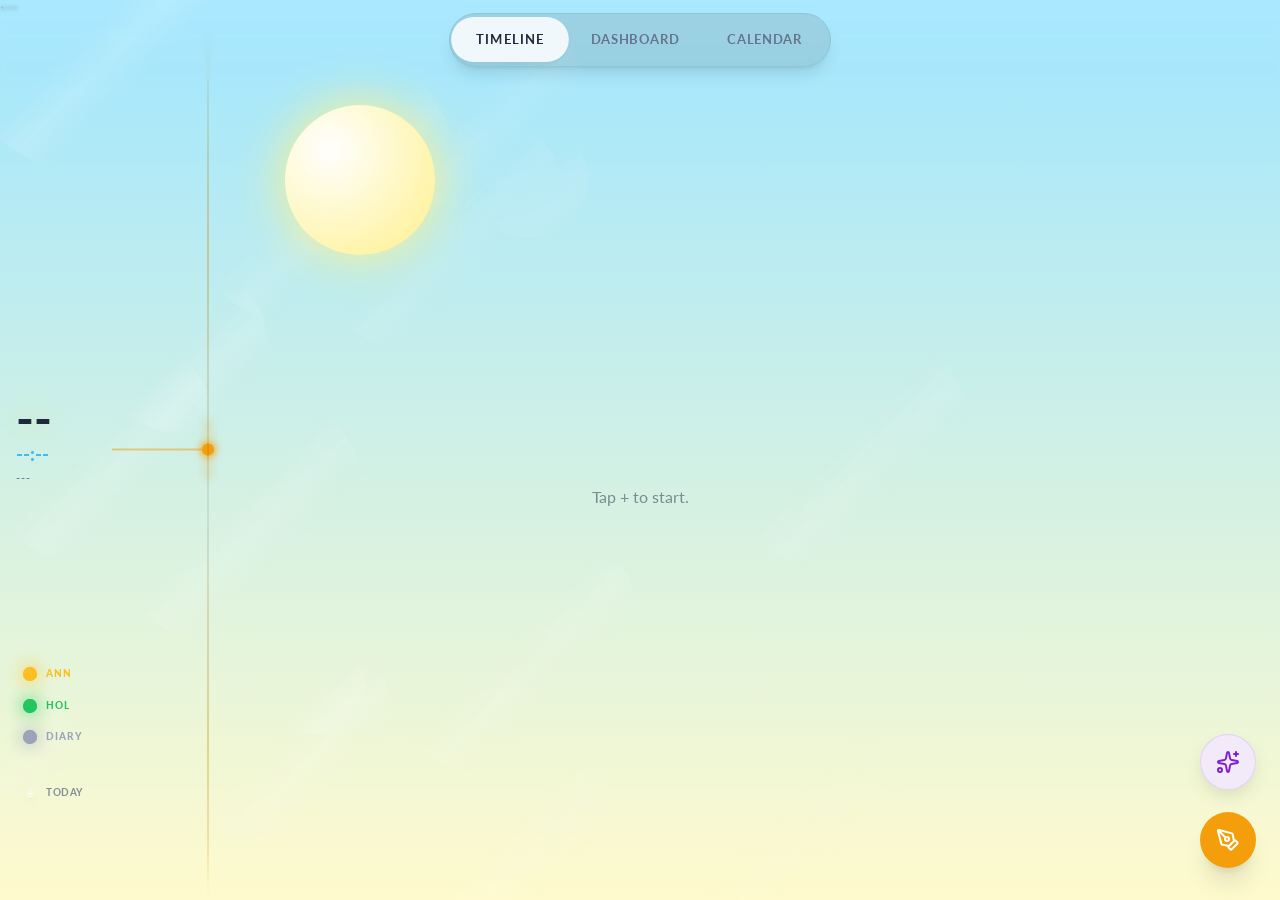
<file: index.html>
<!DOCTYPE html>
<html lang="zh-CN" class="overflow-x-hidden">
<head>
    <meta charset="UTF-8">
    <meta name="viewport" content="width=device-width, initial-scale=1.0, maximum-scale=1.0, user-scalable=no, viewport-fit=cover">
    <meta name="theme-color" content="#0077be">
    <title>Timeline Flow</title>
    <script src="lib/tailwindcss.js"></script>

    <link href="https://fonts.googleapis.com/css2?family=Cinzel:wght@400;700&family=Lato:wght@300;400;700;900&family=Noto+Sans+SC:wght@300;400;700&family=Ma+Shan+Zheng&display=swap" rel="stylesheet">
    
    <script src="lib/lucide.js"></script>
    <script src="lib/marked.min.js"></script>
    <script src="lib/lunar.js"></script>
    <script src="lib/html2pdf.bundle.min.js"></script>
    
    <link rel="stylesheet" href="style.css">
<base target="_blank">
<base target="_blank">
</head>
<body class="antialiased h-screen flex flex-col select-none" data-theme="day">

    <canvas id="world-canvas"></canvas>
    <div class="orbit-wrapper"><div id="orbit-wheel" class="orbit-wheel"><div class="celestial-body sun-body"></div><div class="celestial-body moon-body"><div class="crescent-shape"></div></div></div></div>

    <header class="fixed top-0 w-full h-20 z-50 flex items-center justify-center px-4 bg-gradient-to-b from-[rgba(255,255,255,0.1)] to-transparent backdrop-blur-[2px]">
        <div class="nav-capsule shadow-lg">
            <button onclick="UI.switchView('timeline')" id="btn-timeline" class="nav-btn active" data-i18n="nav_timeline">TIMELINE</button>
            <button onclick="UI.switchView('dashboard')" id="btn-dashboard" class="nav-btn" data-i18n="nav_dashboard">DASHBOARD</button>
            <button onclick="UI.switchView('calendar')" id="btn-calendar" class="nav-btn" data-i18n="nav_calendar">CALENDAR</button>
        </div>
    </header>

    <div id="focus-hud">
        <div class="hud-day" id="hud-day">--</div>
        <div class="hud-time-wrapper"><div class="hud-time" id="hud-time">--:--</div></div>
        <div class="hud-meta" id="hud-month-year">---</div>
    </div>

  <div id="filter-fab-group">
        <div class="filter-row" onclick="UI.toggleFilter('anni')"><div class="filter-dot f-anni active"></div><span class="filter-label label-anni" data-i18n="filter_anni">ANN</span></div>
        <div class="filter-row" onclick="UI.toggleFilter('holiday')"><div class="filter-dot f-holiday active"></div><span class="filter-label label-holiday" data-i18n="filter_holiday">HOL</span></div>
        <div class="filter-row" onclick="UI.toggleFilter('normal')"><div class="filter-dot f-normal active"></div><span class="filter-label label-normal" data-i18n="filter_diary">DIARY</span></div>
        
        <div class="filter-row mt-6" onclick="UI.scrollToToday()">
            <div class="filter-dot flex items-center justify-center bg-blue-600 border-none shadow-lg transform hover:scale-110 transition-transform">
                <i data-lucide="arrow-down-to-line" class="w-3 h-3 text-white"></i>
            </div>
            <span class="filter-label font-bold text-[10px] tracking-wider text-[var(--text-sec)] opacity-80">TODAY</span>
        </div>
    </div>

    <div id="center-guide-layer"><div class="guide-beam"></div><div class="guide-cursor" id="beam-cursor"></div></div>

    <div id="export-bar" class="fixed bottom-24 left-1/2 -translate-x-1/2 z-[60] hidden animate-in slide-in-from-bottom-4 flex gap-2">
        <div class="flex gap-1 bg-[var(--text)] p-1.5 rounded-full shadow-2xl">
            <button onclick="UI.exportSelectedMarkdown()" class="text-[var(--card-bg)] px-4 py-2 rounded-full font-bold flex items-center gap-2 hover:bg-white/20 transition-colors text-xs uppercase tracking-wider">
                <i data-lucide="file-code" class="w-4 h-4"></i> MD <span id="selected-count" class="bg-[var(--primary)] text-white text-[9px] px-1.5 py-0.5 rounded-full ml-1">0</span>
            </button>
        </div>
        <div class="flex gap-1 bg-red-500 p-1.5 rounded-full shadow-2xl">
            <button onclick="UI.deleteSelectedEntries()" class="text-white px-4 py-2 rounded-full font-bold flex items-center gap-2 hover:bg-red-600 transition-colors text-xs uppercase tracking-wider">
                <i data-lucide="trash-2" class="w-4 h-4"></i>
            </button>
        </div>
    </div>

    <main id="main-container" class="flex-1 relative z-10 overflow-y-auto overflow-x-hidden">
        <div class="w-full px-0 relative min-h-full">
            
            <div id="view-timeline" class="active-view relative">
                <div id="future-placeholder" class="list-placeholder"><span data-i18n="future">Future Unwritten</span></div>
                <div class="timeline-rail-outer"><div class="timeline-rail-container"><div class="rail-center-glow"></div><div class="timeline-rail-line"></div><div class="timeline-rail-flow"></div></div></div>
                <div id="diary-list" class="relative"><div id="task-lines-layer" class="absolute top-0 left-0 w-full h-full pointer-events-none z-0"></div></div>
                <div id="origin-placeholder" class="list-placeholder"><span data-i18n="origin">The Beginning</span></div>
            </div>

            <div id="view-dashboard" class="hidden-view pt-24 pb-12">
                <div class="max-w-2xl mx-auto px-4">
                    <h2 class="text-2xl font-bold mb-4 text-[var(--text)]" data-i18n="dashboard_title">Life Rhythm</h2>
                    <div class="dashboard-grid mb-8">
                        <div class="stat-card" style="--stat-accent: #ef4444;">
                            <div class="stat-label text-[#ef4444]"><i data-lucide="flame" class="inline w-3 h-3 mr-1"></i> <span data-i18n="cat_exercise">Exercise</span></div>
                            <div class="stat-value" id="stat-exercise">--</div>
                            <div class="stat-chart-bar"><div class="stat-chart-fill bg-[#ef4444]" id="bar-exercise"></div></div>
                            <div class="text-[10px] text-right mt-1 opacity-50"><span data-i18n="lbl_target">Target</span>: <span id="target-exercise-disp">60</span>m</div>
                        </div>
                        <div class="stat-card" style="--stat-accent: #3b82f6;">
                            <div class="stat-label text-[#3b82f6]"><i data-lucide="moon" class="inline w-3 h-3 mr-1"></i> <span data-i18n="cat_sleep">Sleep</span></div>
                            <div class="stat-value" id="stat-sleep">--</div>
                            <div class="stat-chart-bar"><div class="stat-chart-fill bg-[#3b82f6]" id="bar-sleep"></div></div>
                            <div class="text-[10px] text-right mt-1 opacity-50"><span data-i18n="lbl_target">Target</span>: <span id="target-sleep-disp">8</span>h</div>
                        </div>
                        <div class="stat-card" style="--stat-accent: #10b981;">
                            <div class="stat-label text-[#10b981]"><i data-lucide="zap" class="inline w-3 h-3 mr-1"></i> <span data-i18n="cat_focus">Focus</span></div>
                            <div class="stat-value" id="stat-focus">--</div>
                            <div class="stat-chart-bar"><div class="stat-chart-fill bg-[#10b981]" id="bar-focus"></div></div>
                            <div class="text-[10px] text-right mt-1 opacity-50"><span data-i18n="lbl_target">Target</span>: <span id="target-focus-disp">240</span>m</div>
                        </div>
                        <div class="stat-card" style="--stat-accent: #a855f7;">
                            <div class="stat-label text-[#a855f7]"><i data-lucide="flower" class="inline w-3 h-3 mr-1"></i> <span data-i18n="cat_meditation">Meditation</span></div>
                            <div class="stat-value" id="stat-meditation">--</div>
                            <div class="stat-chart-bar"><div class="stat-chart-fill bg-[#a855f7]" id="bar-meditation"></div></div>
                            <div class="text-[10px] text-right mt-1 opacity-50"><span data-i18n="lbl_target">Target</span>: <span id="target-meditation-disp">30</span>m</div>
                        </div>
                    </div>
                    <div class="bg-[var(--card-bg)] rounded-xl p-6 border border-[var(--line)] shadow-lg backdrop-blur-xl mb-8">
                        <div class="flex justify-between items-center mb-6 border-b border-[var(--line)] pb-2">
                            <h3 class="text-lg font-bold text-[var(--text)] flex items-center gap-2"><i data-lucide="utensils" class="w-5 h-5 text-orange-500"></i> <span data-i18n="stat_nutrition">Nutrition</span></h3>
                            <div class="text-right"><div class="text-[10px] text-[var(--text-sec)] uppercase font-bold"><span data-i18n="lbl_target">Target</span> / <span data-i18n="lbl_actual">Actual</span></div><div class="text-xs font-bold font-num"><span class="opacity-50" id="target-calories-disp">2000</span> / <span class="text-orange-500" id="stat-calories-total">0</span> kcal</div></div>
                        </div>
                        <div class="h-40 flex items-end gap-2 relative" id="calorie-chart">
                             <div class="absolute left-0 w-full border-t border-dashed border-red-400 opacity-50 z-0" style="bottom: 0; height: 1px; pointer-events: none;" id="cal-target-line"></div>
                        </div>
                    </div>
                    <h2 class="text-2xl font-bold mb-4 text-[var(--text)]" data-i18n="dashboard_tasks">Pending Tasks</h2>
                    <div id="dashboard-todo-list" class="bg-[var(--card-bg)] rounded-xl p-4 border border-[var(--line)] shadow-lg backdrop-blur-xl min-h-[100px]"></div>
                </div>
            </div>

            <div id="view-calendar" class="hidden-view pb-12 pt-24 px-4">
                <div class="bg-[var(--card-bg)] max-w-3xl mx-auto rounded-2xl p-4 shadow-xl border border-[var(--card-border)] min-h-[50vh] flex flex-col">
                    <div class="flex justify-between items-center mb-6">
                        <div class="nav-capsule scale-90">
                             <button onclick="UI.switchSubView('grid')" id="btn-sub-grid" class="nav-btn active"><i data-lucide="calendar" class="w-4 h-4"></i></button>
                             <button onclick="UI.switchSubView('gallery')" id="btn-sub-gallery" class="nav-btn"><i data-lucide="image" class="w-4 h-4"></i></button>
                             <button onclick="UI.switchSubView('data')" id="btn-sub-data" class="nav-btn"><i data-lucide="database" class="w-4 h-4"></i></button>
                         </div>
                    </div>
                    
                    <div id="calendar-container">
                        <div class="flex justify-between items-center mb-4 border-b border-[var(--line)] pb-4">
                            <button onclick="UI.changeMonth(-1)"><i data-lucide="chevron-left" class="w-6 h-6 text-[var(--text)]"></i></button>
                            <div class="text-center" onclick="UI.resetCalendarToday()">
                                <h2 class="text-3xl font-bold text-[var(--primary)]" id="cal-month-display">Nov</h2>
                                <div class="text-xs font-num text-[var(--text-sec)] tracking-widest" id="cal-year-display">2025</div>
                            </div>
                            <button onclick="UI.changeMonth(1)"><i data-lucide="chevron-right" class="w-6 h-6 text-[var(--text)]"></i></button>
                        </div>
                        <div class="grid grid-cols-7 gap-2 text-center mb-2 text-[10px] font-bold text-[var(--text-sec)] opacity-50"><span>S</span><span>M</span><span>T</span><span>W</span><span>T</span><span>F</span><span>S</span></div>
                        <div class="grid grid-cols-7 gap-2" id="calendar-grid"></div>
                    </div>

                    <div id="gallery-container" class="hidden">
                        <div id="gallery-grid-view" class="grid grid-cols-3 gap-3"></div>
                        <div id="gallery-empty" class="text-center py-12 text-[var(--text-sec)] hidden"><p class="italic opacity-70 text-sm" data-i18n="empty_gallery">No images.</p></div>
                    </div>

                    <div id="data-container" class="hidden flex-1">
                        <h3 class="font-bold text-lg mb-4 text-[var(--text)]" data-i18n="data_title">Data Center</h3>
                        <div class="grid grid-cols-2 gap-4 mb-6">
                            <button onclick="DataManager.exportBackup()" class="p-4 bg-[var(--line)] rounded-xl flex flex-col items-center justify-center gap-2 hover:bg-[var(--primary)] hover:text-white transition-colors"><i data-lucide="download" class="w-6 h-6"></i><span class="text-xs font-bold uppercase" data-i18n="btn_backup">Backup JSON</span></button>
                            <button onclick="document.getElementById('backup-input').click()" class="p-4 bg-[var(--line)] rounded-xl flex flex-col items-center justify-center gap-2 hover:bg-[var(--primary)] hover:text-white transition-colors"><i data-lucide="upload" class="w-6 h-6"></i><span class="text-xs font-bold uppercase" data-i18n="btn_restore">Restore JSON</span></button>
                            <input type="file" id="backup-input" class="hidden" onchange="DataManager.importBackup(this)">
                        </div>
                        <div class="flex justify-between items-center mb-2 border-b border-[var(--line)] pb-2">
    <span class="text-xs font-bold text-[var(--text-sec)] uppercase tracking-wider" data-i18n="label_all_entries">All Entries</span>
    
    <div class="flex gap-2">
        <button onclick="UI.toggleSelectAll()" class="bg-[var(--line)] text-[var(--text)] text-xs px-3 py-1 rounded-full font-bold hidden hover:bg-[var(--primary)] hover:text-white transition-colors" id="btn-select-all">
            <i data-lucide="list-checks" class="w-3 h-3 inline mr-1"></i><span id="btn-select-all-text">All</span>
        </button>

        <button onclick="UI.toggleSelectionMode()" class="bg-[var(--text)] text-[var(--card-bg)] text-xs px-3 py-1 rounded-full font-bold flex items-center gap-1 shadow-sm active:scale-95 transition-transform" id="btn-select-mode">
            <i data-lucide="check-square" class="w-3 h-3"></i> <span id="select-btn-text" data-i18n="btn_select">Select</span>
        </button>
    </div>
</div>
                        <div id="archive-list" class="space-y-2 max-h-[40vh] overflow-y-auto pr-2"></div>
                    </div>
                </div>
            </div>

            <div id="page-footer" class="w-full mt-48 py-12 flex flex-col items-center justify-center gap-3 opacity-40 hover:opacity-100 transition-opacity cursor-pointer group" onclick="UI.openInfo()">
                <div class="flex items-center gap-2">
                   <i data-lucide="hourglass" class="w-4 h-4 text-[var(--text)] group-hover:text-[var(--primary)] transition-colors"></i>
                   <h1 class="text-sm font-logo font-bold tracking-[0.3em] uppercase text-[var(--text)] group-hover:text-[var(--primary)] transition-colors">Timeline</h1>
               </div>
               <div class="flex flex-col items-center gap-1 mt-2">
                   <div class="w-8 h-[1px] bg-[var(--text)] opacity-20 group-hover:w-12 transition-all duration-500"></div>
                   <div class="flex items-center gap-2 mt-2 text-[var(--text-sec)] group-hover:text-[var(--text)]">
                       <i data-lucide="settings" class="w-4 h-4"></i>
                       <span class="text-[10px] uppercase font-bold tracking-wider" data-i18n="info_title">Settings</span>
                   </div>
               </div>
           </div>

        </div>
    </main>

    <div id="prompt-bubble" class="hidden">What's on your mind?</div>
    
<button id="btn-ai-summary" onclick="UI.openWeeklySummary()" class="fab-glass fab-glass-purple animate-pulse-slow group">
    <i data-lucide="sparkles" class="w-6 h-6 group-hover:animate-spin-slow"></i>
</button>

    <button onclick="UI.openEditor()" class="fab-btn fixed bottom-8 right-6 w-14 h-14 bg-[var(--primary)] text-white rounded-full shadow-xl flex items-center justify-center z-40 active:scale-90 transition-transform">
        <i data-lucide="pen-tool" class="w-6 h-6"></i>
    </button>

  <div id="editor-modal" class="modal-overlay fixed inset-0 hidden z-50 flex items-end sm:items-center justify-center">
        <div class="absolute inset-0 bg-black/20 backdrop-blur-sm" onclick="UI.closeEditor()"></div>
        
       <div class="modal-content w-full h-[92vh] sm:h-[85vh] sm:max-w-2xl sm:rounded-2xl shadow-2xl flex flex-col relative z-10 transition-transform transform translate-y-full" id="editor-panel">
    
    <div class="flex justify-between items-center px-4 py-3 border-b border-[var(--line)] bg-[var(--card-bg)]/95 backdrop-blur z-20 rounded-t-2xl shrink-0">
        <button onclick="UI.closeEditor()" class="p-2 -ml-2 rounded-full hover:bg-[var(--line)] transition-colors border-none outline-none shrink-0 group">
            <i data-lucide="x" class="w-6 h-6 text-[var(--text-sec)] group-hover:text-[var(--text)]"></i>
        </button>
        
        <div class="flex bg-[var(--line)]/50 p-1 rounded-lg mx-2 shrink min-w-0 overflow-hidden">
            <button onclick="UI.setEditorType('diary')" id="type-diary" class="flex-1 px-3 py-1.5 text-[10px] font-bold uppercase rounded-md transition-all active-type whitespace-nowrap border-none outline-none">Diary</button>
            <button onclick="UI.setEditorType('task')" id="type-task" class="flex-1 px-3 py-1.5 text-[10px] font-bold uppercase rounded-md transition-all text-[var(--text-sec)] whitespace-nowrap border-none outline-none">Routine</button>
            <button onclick="UI.setEditorType('anni')" id="type-anni" class="flex-1 px-3 py-1.5 text-[10px] font-bold uppercase rounded-md transition-all text-[var(--text-sec)] whitespace-nowrap border-none outline-none">Anni</button>
        </div>

        <button onclick="DataManager.saveFromEditor()" class="shrink-0 text-white bg-[var(--primary)] px-5 py-1.5 rounded-full text-xs font-bold uppercase tracking-wider shadow-md hover:shadow-lg active:scale-95 transition-all border-none outline-none" data-i18n="btn_save">Save</button>
    </div>

    <div class="p-6 flex-1 overflow-y-auto relative no-scrollbar flex flex-col">
        
        <input type="hidden" id="editor-id">
        <input type="hidden" id="editor-entry-type" value="diary">
        <input type="hidden" id="editor-task-cat" value="">

        <div id="editor-guide-text" class="hidden"></div>

        <div id="editor-ext-settings" class="hidden mb-6 animate-in slide-in-from-top-2 fade-in duration-200 shrink-0">
            <div class="flex items-center gap-3 mb-4 bg-[var(--line)]/30 p-3 rounded-xl border border-[var(--line)]/50">
                <i data-lucide="repeat" class="w-4 h-4 text-[var(--primary)]"></i>
                <span class="text-xs font-bold text-[var(--text-sec)] uppercase whitespace-nowrap">Repeat:</span>
                <select id="editor-recurrence" class="bg-transparent text-xs font-bold text-[var(--text)] outline-none flex-1 cursor-pointer w-full">
                    <option value="none">One-off</option>
                </select>
            </div>
            <div id="track-buttons" class="grid grid-cols-4 gap-2 mb-2">
                <button onclick="UI.setTaskCat('Exercise')" class="track-btn text-red-500" id="btn-cat-Exercise"><i data-lucide="flame" class="w-4 h-4"></i> <span class="hidden sm:inline">Sport</span></button>
                <button onclick="UI.setTaskCat('Sleep')" class="track-btn text-blue-500" id="btn-cat-Sleep"><i data-lucide="moon" class="w-4 h-4"></i> <span class="hidden sm:inline">Sleep</span></button>
                <button onclick="UI.setTaskCat('Focus')" class="track-btn text-emerald-500" id="btn-cat-Focus"><i data-lucide="zap" class="w-4 h-4"></i> <span class="hidden sm:inline">Focus</span></button>
                <button onclick="UI.setTaskCat('Meditation')" class="track-btn text-purple-500" id="btn-cat-Meditation"><i data-lucide="flower" class="w-4 h-4"></i> <span class="hidden sm:inline">Zen</span></button>
            </div>
        </div>

        <input id="editor-title" type="text" placeholder="Title..." class="w-full bg-transparent text-3xl font-bold mb-6 outline-none text-[var(--text)] font-display placeholder:text-[var(--text)]/20 text-left border-none p-0 shrink-0" data-placeholder="ph_title">
        
        <div id="editor-meta-row" class="flex flex-wrap items-center gap-2 mb-6 shrink-0">
            <div class="meta-pill" id="pill-date">
                <i data-lucide="calendar" class="w-3.5 h-3.5 opacity-50 shrink-0"></i>
                <input type="date" id="editor-date" class="bg-transparent border-none outline-none text-[var(--text)] p-0 font-bold font-sans text-xs w-24 cursor-pointer">
            </div>
            <div class="meta-pill" id="pill-time">
                <i data-lucide="clock" class="w-3.5 h-3.5 opacity-50 shrink-0"></i>
                <input type="time" id="editor-time" class="bg-transparent border-none outline-none text-[var(--primary)] p-0 font-bold font-sans text-xs w-16 cursor-pointer">
            </div>
            <div class="meta-pill group" id="pill-cals">
                <i data-lucide="utensils" class="w-3.5 h-3.5 opacity-50 group-hover:text-orange-500 transition-colors shrink-0"></i>
                <input type="number" id="editor-calories" placeholder="Kcal" class="bg-transparent border-none outline-none text-[var(--text)] p-0 font-bold font-sans text-xs w-14 placeholder:font-normal placeholder:opacity-50">
            </div>
        </div>

        <div id="editor-mood-row" class="flex flex-wrap items-end mb-4 pb-4 border-b border-[var(--line)]/50 gap-4 shrink-0">
            <div class="flex flex-col gap-3 mr-auto">
                <div class="flex items-center gap-3">
                    <span class="text-[10px] font-bold text-[var(--text-sec)] uppercase tracking-wider w-8 opacity-50 shrink-0">Wea</span>
                    <div class="flex gap-1">
                        <button onclick="UI.selectWeather('sun')" class="weather-btn w-8 h-8 rounded-lg flex items-center justify-center transition-all hover:bg-[var(--line)] border-none" id="weather-sun"><i data-lucide="sun" class="w-4 h-4 text-orange-400"></i></button>
                        <button onclick="UI.selectWeather('cloud')" class="weather-btn w-8 h-8 rounded-lg flex items-center justify-center transition-all hover:bg-[var(--line)] border-none" id="weather-cloud"><i data-lucide="cloud" class="w-4 h-4 text-sky-400"></i></button>
                        <button onclick="UI.selectWeather('rain')" class="weather-btn w-8 h-8 rounded-lg flex items-center justify-center transition-all hover:bg-[var(--line)] border-none" id="weather-rain"><i data-lucide="cloud-rain" class="w-4 h-4 text-indigo-400"></i></button>
                    </div>
                </div>
                <div class="flex items-center gap-3">
                    <span class="text-[10px] font-bold text-[var(--text-sec)] uppercase tracking-wider w-8 opacity-50 shrink-0">Mood</span>
                    <div class="flex gap-1">
                        <button onclick="UI.selectMood('smile')" class="mood-btn w-8 h-8 rounded-lg flex items-center justify-center transition-all hover:bg-[var(--line)] border-none" id="mood-smile"><i data-lucide="smile" class="w-4 h-4 text-amber-500"></i></button>
                        <button onclick="UI.selectMood('meh')" class="mood-btn w-8 h-8 rounded-lg flex items-center justify-center transition-all hover:bg-[var(--line)] border-none" id="mood-meh"><i data-lucide="meh" class="w-4 h-4 text-slate-400"></i></button>
                        <button onclick="UI.selectMood('frown')" class="mood-btn w-8 h-8 rounded-lg flex items-center justify-center transition-all hover:bg-[var(--line)] border-none" id="mood-frown"><i data-lucide="frown" class="w-4 h-4 text-blue-500"></i></button>
                        <button onclick="UI.selectMood('heart')" class="mood-btn w-8 h-8 rounded-lg flex items-center justify-center transition-all hover:bg-[var(--line)] border-none" id="mood-heart"><i data-lucide="heart" class="w-4 h-4 text-pink-500"></i></button>
                    </div>
                </div>
            </div>
            <button onclick="DataManager.fetchInspiration()" class="flex items-center gap-1.5 px-4 py-2 rounded-xl bg-purple-50 text-purple-600 border border-purple-100 hover:bg-purple-100 transition-colors shadow-sm active:scale-95 h-fit self-end shrink-0">
                <i data-lucide="sparkles" class="w-3.5 h-3.5"></i>
                <span class="text-xs font-bold">Inspire AI</span>
            </button>
        </div>
        
        <div id="editor-rich-area" class="border border-[var(--line)] rounded-xl overflow-hidden bg-[var(--card-bg)] shadow-sm flex flex-col flex-1">
            <div id="editor-toolbar" class="flex items-center gap-1 p-2 bg-[var(--line)]/30 border-b border-[var(--line)] overflow-x-auto shrink-0">
                <button onclick="UI.execCmd('bold')" class="tool-btn"><i data-lucide="bold" class="w-3.5 h-3.5"></i></button>
                <button onclick="UI.execCmd('italic')" class="tool-btn"><i data-lucide="italic" class="w-3.5 h-3.5"></i></button>
                <button onclick="UI.insertText('# ')" class="tool-btn"><i data-lucide="heading" class="w-3.5 h-3.5"></i></button>
                <button onclick="UI.insertText('> ')" class="tool-btn"><i data-lucide="quote" class="w-3.5 h-3.5"></i></button>
                <div class="w-[1px] h-4 bg-[var(--text)]/20 mx-2 shrink-0"></div>
                <button onclick="document.getElementById('inline-img-input').click()" class="tool-btn text-blue-600 hover:bg-blue-50"><i data-lucide="image" class="w-3.5 h-3.5"></i></button>
                <button onclick="UI.togglePreviewMode()" id="btn-preview-toggle" class="tool-btn ml-auto hover:bg-purple-100 hover:text-purple-600 transition-colors"><i data-lucide="eye" class="w-3.5 h-3.5"></i></button>
            </div>
            <div id="editor-content" contenteditable="true" class="w-full h-full bg-transparent p-4 outline-none text-[var(--text)] leading-loose font-sans text-base whitespace-pre-wrap"></div>
            <div id="editor-md-preview" class="hidden w-full h-full bg-transparent p-4 outline-none text-[var(--text)] leading-loose font-sans text-base md-render overflow-y-auto"></div>
        </div>
    </div>
    </div>
    <input type="file" id="inline-img-input" accept="image/*" class="hidden" onchange="UI.handleInlineImage(this)">
</div>
    ```

    <div id="info-modal" class="hidden fixed inset-0 z-[60] flex items-center justify-center p-4">
        <div class="absolute inset-0 bg-black/50 backdrop-blur-sm" onclick="UI.closeInfo()"></div>
        
        <div class="bg-[var(--card-bg)] w-full max-w-md p-0 rounded-3xl relative z-10 border border-[var(--card-border)] shadow-2xl flex flex-col h-[85vh] overflow-hidden">
            
            <div class="p-5 border-b border-[var(--line)] flex justify-between items-center bg-[var(--card-bg)]/95 backdrop-blur z-20">
                <h2 class="text-lg font-bold text-[var(--text)] tracking-wider flex items-center gap-2">
                    <i data-lucide="book-open" class="w-4 h-4 opacity-50"></i>
                    <span data-i18n="info_title">Grimoire & Settings</span>
                </h2>
                <button onclick="UI.closeInfo()" class="p-2 hover:bg-[var(--line)] rounded-full transition-colors"><i data-lucide="x" class="w-5 h-5"></i></button>
            </div>

            <div class="p-6 flex-1 overflow-y-auto text-[var(--text)] no-scrollbar">
                
                <div class="flex justify-center gap-3 mb-8">
                    <button onclick="UI.setLanguage('en')" class="px-6 py-1.5 rounded-full border border-[var(--line)] hover:bg-[var(--primary)] hover:text-white text-xs font-bold transition-all" id="lang-en">English</button>
                    <button onclick="UI.setLanguage('zh')" class="px-6 py-1.5 rounded-full border border-[var(--line)] hover:bg-[var(--primary)] hover:text-white text-xs font-bold transition-all" id="lang-zh">中文</button>
                </div>

                <div class="flex flex-col items-center justify-center mb-10 mt-2">
                    <div class="relative w-16 h-16 flex items-center justify-center mb-3 group cursor-pointer">
                        <div class="absolute inset-0 rounded-full border-2 border-[var(--primary)] opacity-20 group-hover:scale-110 transition-transform duration-1000"></div>
                        <div class="absolute inset-0 rounded-full border border-[var(--primary)] opacity-40 animate-pulse-slow"></div>
                        <div class="absolute inset-2 rounded-full bg-[var(--card-bg)] shadow-sm flex items-center justify-center z-10">
                            <i data-lucide="hourglass" class="w-6 h-6 text-[var(--primary)]"></i>
                        </div>
                    </div>
                    <h1 class="font-logo text-2xl font-bold text-[var(--text)] tracking-[0.3em] uppercase">Timeline</h1>
                    <div class="w-8 h-[1px] bg-[var(--primary)] opacity-30 my-2"></div>
                    <p class="text-[9px] font-serif text-[var(--text-sec)] uppercase tracking-[0.3em]">The Grimoire of Now</p>
                </div>

                <div id="guide-zh" class="space-y-8 font-sans text-sm leading-relaxed hidden">
                    
                    <div class="p-5 rounded-2xl bg-gradient-to-br from-[var(--card-bg)] to-[var(--line)]/50 border border-[var(--line)] shadow-sm text-center relative overflow-hidden">
                        <div class="absolute top-0 left-0 w-full h-1 bg-[var(--primary)] opacity-50"></div>
                        <h3 class="font-logo font-bold text-base text-[var(--primary)] mb-3 tracking-widest">你好，时空旅人</h3>
                        <p class="opacity-80 text-xs leading-loose text-justify indent-0 px-2">
                            听我说，这不仅仅是个日记本。这是一条<strong>河</strong>。<br><br>
                            这里没有翻页的哗啦声，只有时间像水一样流过。你看，当窗外天亮时，这里也会升起晨雾；夜深了，这里也会点亮星空。它就像你的影子，默默陪着你呼吸。别把它当成任务，想写就写，把那些闪闪发光的瞬间丢进河里，它们不会丢，只是流向了未来。
                        </p>
                    </div>

                    <div class="p-4 rounded-2xl bg-[var(--line)]/30 border border-[var(--line)]">
                        <h3 class="flex items-center gap-2 font-bold text-[var(--text)] mb-4 text-xs uppercase tracking-wider opacity-70"><i data-lucide="feather" class="w-3.5 h-3.5"></i> 书写魔法 (Writing Spells)</h3>
                        <div class="space-y-3">
                            <div class="flex gap-3 items-start">
                                <div class="w-6 h-6 rounded-full bg-[var(--primary)]/10 flex items-center justify-center shrink-0 mt-0.5"><span class="text-[10px] font-bold text-[var(--primary)]">1</span></div>
                                <div class="text-xs opacity-80 leading-relaxed">
                                    <strong>所见即所得：</strong> 别管排版，打字就好。想大声说话？加个井号 <code class="bg-black/5 px-1 rounded">#</code>。想引用谁的诗？加个箭头 <code class="bg-black/5 px-1 rounded">></code>。字会自动变好看。
                                </div>
                            </div>
                            <div class="flex gap-3 items-start">
                                <div class="w-6 h-6 rounded-full bg-[var(--primary)]/10 flex items-center justify-center shrink-0 mt-0.5"><span class="text-[10px] font-bold text-[var(--primary)]">2</span></div>
                                <div class="text-xs opacity-80 leading-relaxed">
                                    <strong>定格瞬间：</strong> 点那个 <i data-lucide="image" class="w-3 h-3 inline"></i> 图标，把照片贴进去。第一张照片会自动变成这段记忆的“封面”，在时间轴上闪闪发光。
                                </div>
                            </div>
                            <div class="flex gap-3 items-start">
                                <div class="w-6 h-6 rounded-full bg-purple-100 flex items-center justify-center shrink-0 mt-0.5"><span class="text-[10px] font-bold text-purple-600">3</span></div>
                                <div class="text-xs opacity-80 leading-relaxed">
                                    <strong>灵感涌现：</strong> 提笔忘字？点一下紫色的 <span class="text-purple-500 font-bold">Inspire AI</span>。它会看看现在的天气，感应你的心情，然后像个老友一样，替你写下第一句温暖的开场白。
                                </div>
                            </div>
                        </div>
                    </div>

                    <div class="border border-[var(--line)] rounded-xl overflow-hidden bg-[var(--card-bg)]">
                        <div class="bg-[var(--line)]/30 p-2 text-center text-[10px] font-bold text-[var(--text-sec)] uppercase tracking-widest">咒语速查表</div>
                        <div class="grid grid-cols-3 text-xs divide-x divide-[var(--line)] border-t border-[var(--line)]">
                            <div class="p-2 bg-[var(--line)]/10 text-center opacity-50 font-bold">你输入...</div>
                            <div class="p-2 bg-[var(--line)]/10 text-center opacity-50 font-bold">魔法效果</div>
                            <div class="p-2 bg-[var(--line)]/10 text-center opacity-50 font-bold">样子</div>
                            
                            <div class="p-3 text-center font-mono"><span class="text-[var(--primary)]">#</span> 标题</div>
                            <div class="p-3 text-center opacity-80">变成大标题</div>
                            <div class="p-3 text-center font-bold text-base">标题</div>

                            <div class="p-3 text-center font-mono"><span class="text-[var(--primary)]">></span> 金句</div>
                            <div class="p-3 text-center opacity-80">变成引用</div>
                            <div class="p-3 text-center italic opacity-60 border-l-2 border-gray-400 pl-2">金句</div>

                            <div class="p-3 text-center font-mono"><span class="text-[var(--primary)]">**</span>重点<span class="text-[var(--primary)]">**</span></div>
                            <div class="p-3 text-center opacity-80">变成加粗</div>
                            <div class="p-3 text-center font-black">重点</div>
                        </div>
                    </div>

                    <div class="relative group overflow-hidden rounded-2xl shadow-lg cursor-pointer transition-transform hover:scale-[1.01]">
                        <div class="absolute inset-0 bg-gradient-to-br from-indigo-900 via-purple-900 to-slate-900 opacity-95 z-0"></div>
                        <div class="absolute -top-10 -right-10 w-40 h-40 bg-purple-500 rounded-full mix-blend-overlay filter blur-[50px] opacity-30 animate-pulse-slow"></div>
                        
                        <div class="relative z-10 p-6 text-white/90">
                            <div class="flex items-center justify-between mb-4">
                                <div class="flex items-center gap-2">
                                    <div class="p-1.5 bg-white/10 rounded-lg border border-white/10"><i data-lucide="moon" class="w-4 h-4 text-yellow-200"></i></div>
                                    <h3 class="font-logo font-bold tracking-widest text-white text-sm">THE ORACLE</h3>
                                </div>
                                <span class="text-[10px] bg-white/10 px-2 py-1 rounded-full text-purple-200">每周日开启</span>
                            </div>
                            
                            <p class="text-xs leading-loose font-serif opacity-80 mb-4">
                                在数据深处，住着一位无形的智者。当你迷茫时，点击右下角的 <span class="inline-block px-1.5 bg-white/20 rounded text-white font-bold">✨</span> 召唤它。它会读取星象与你的记录，为你指引方向。
                            </p>
                            
                            <div class="grid grid-cols-3 gap-2 text-[10px] opacity-70 text-center">
                                <div class="bg-white/5 p-2 rounded border border-white/5">
                                    <div class="text-lg mb-1">🔮</div>
                                    <div>占星女巫</div>
                                </div>
                                <div class="bg-white/5 p-2 rounded border border-white/5">
                                    <div class="text-lg mb-1">☯️</div>
                                    <div>东方隐士</div>
                                </div>
                                <div class="bg-white/5 p-2 rounded border border-white/5">
                                    <div class="text-lg mb-1">🧬</div>
                                    <div>人生导师</div>
                                </div>
                            </div>
                        </div>
                    </div>
                </div>

                <div id="guide-en" class="space-y-8 font-sans text-sm leading-relaxed hidden">
                    
                    <div class="p-5 rounded-2xl bg-gradient-to-br from-[var(--card-bg)] to-[var(--line)]/50 border border-[var(--line)] shadow-sm text-center relative overflow-hidden">
                        <div class="absolute top-0 left-0 w-full h-1 bg-[var(--primary)] opacity-50"></div>
                        <h3 class="font-logo font-bold text-base text-[var(--primary)] mb-3 tracking-widest">Hello, Traveler</h3>
                        <p class="opacity-80 text-xs leading-loose text-justify px-2">
                            Listen closely. This isn't just a notepad. It's a <strong>River</strong>.<br><br>
                            There are no pages to turn, only time flowing endlessly. Watch the sky—when it's dawn outside, the mist rises here too. When night falls, the stars awake. It breathes with you. Don't treat it like a chore. Just cast your moments into the stream; they aren't lost, they simply flow into your future.
                        </p>
                    </div>

                    <div class="p-4 rounded-2xl bg-[var(--line)]/30 border border-[var(--line)]">
                        <h3 class="flex items-center gap-2 font-bold text-[var(--text)] mb-4 text-xs uppercase tracking-wider opacity-70"><i data-lucide="feather" class="w-3.5 h-3.5"></i> Writing Spells</h3>
                        <div class="space-y-3">
                            <div class="flex gap-3 items-start">
                                <div class="w-6 h-6 rounded-full bg-[var(--primary)]/10 flex items-center justify-center shrink-0 mt-0.5"><span class="text-[10px] font-bold text-[var(--primary)]">1</span></div>
                                <div class="text-xs opacity-80 leading-relaxed">
                                    <strong>Just Write:</strong> Want to shout? Add a hash <code class="bg-black/5 px-1 rounded">#</code>. Want to whisper a quote? Use a beak <code class="bg-black/5 px-1 rounded">></code>. The magic handles the rest.
                                </div>
                            </div>
                            <div class="flex gap-3 items-start">
                                <div class="w-6 h-6 rounded-full bg-[var(--primary)]/10 flex items-center justify-center shrink-0 mt-0.5"><span class="text-[10px] font-bold text-[var(--primary)]">2</span></div>
                                <div class="text-xs opacity-80 leading-relaxed">
                                    <strong>Capture:</strong> Click <i data-lucide="image" class="w-3 h-3 inline"></i> to pin a photo. The first one becomes the cover of this memory.
                                </div>
                            </div>
                            <div class="flex gap-3 items-start">
                                <div class="w-6 h-6 rounded-full bg-purple-100 flex items-center justify-center shrink-0 mt-0.5"><span class="text-[10px] font-bold text-purple-600">3</span></div>
                                <div class="text-xs opacity-80 leading-relaxed">
                                    <strong>Inspiration:</strong> Stuck? Click the purple <span class="text-purple-500 font-bold">Inspire AI</span>. It senses the weather and your mood, then writes a warm opening line for you, like an old friend.
                                </div>
                            </div>
                        </div>
                    </div>

                    <div class="border border-[var(--line)] rounded-xl overflow-hidden bg-[var(--card-bg)]">
                        <div class="bg-[var(--line)]/30 p-2 text-center text-[10px] font-bold text-[var(--text-sec)] uppercase tracking-widest">Spellbook Cheat Sheet</div>
                        <div class="grid grid-cols-3 text-xs divide-x divide-[var(--line)] border-t border-[var(--line)]">
                            <div class="p-2 bg-[var(--line)]/10 text-center opacity-50 font-bold">You Type</div>
                            <div class="p-2 bg-[var(--line)]/10 text-center opacity-50 font-bold">Effect</div>
                            <div class="p-2 bg-[var(--line)]/10 text-center opacity-50 font-bold">Result</div>
                            
                            <div class="p-3 text-center font-mono"><span class="text-[var(--primary)]">#</span> Text</div>
                            <div class="p-3 text-center opacity-80">Big Title</div>
                            <div class="p-3 text-center font-bold text-base">Title</div>

                            <div class="p-3 text-center font-mono"><span class="text-[var(--primary)]">></span> Text</div>
                            <div class="p-3 text-center opacity-80">Quote Block</div>
                            <div class="p-3 text-center italic opacity-60 border-l-2 border-gray-400 pl-2">Quote</div>

                            <div class="p-3 text-center font-mono"><span class="text-[var(--primary)]">**</span>Text<span class="text-[var(--primary)]">**</span></div>
                            <div class="p-3 text-center opacity-80">Bold</div>
                            <div class="p-3 text-center font-black">Bold</div>
                        </div>
                    </div>

                    <div class="relative group overflow-hidden rounded-2xl shadow-lg cursor-pointer transition-transform hover:scale-[1.01]">
                        <div class="absolute inset-0 bg-gradient-to-br from-indigo-900 via-purple-900 to-slate-900 opacity-95 z-0"></div>
                        <div class="absolute -top-10 -right-10 w-40 h-40 bg-purple-500 rounded-full mix-blend-overlay filter blur-[50px] opacity-30 animate-pulse-slow"></div>
                        
                        <div class="relative z-10 p-6 text-white/90">
                            <div class="flex items-center justify-between mb-4">
                                <div class="flex items-center gap-2">
                                    <div class="p-1.5 bg-white/10 rounded-lg border border-white/10"><i data-lucide="moon" class="w-4 h-4 text-yellow-200"></i></div>
                                    <h3 class="font-logo font-bold tracking-widest text-white text-sm">THE ORACLE</h3>
                                </div>
                                <span class="text-[10px] bg-white/10 px-2 py-1 rounded-full text-purple-200">Sundays</span>
                            </div>
                            
                            <p class="text-xs leading-loose font-serif opacity-80 mb-4">
                                Deep within the code lives a formless Sage. When lost, click <span class="inline-block px-1.5 bg-white/20 rounded text-white font-bold">✨</span> to summon it. It reads the stars and your words to guide your path.
                            </p>
                            
                            <div class="grid grid-cols-3 gap-2 text-[10px] opacity-70 text-center">
                                <div class="bg-white/5 p-2 rounded border border-white/5"><div class="text-lg mb-1">🔮</div><div>Witch</div></div>
                                <div class="bg-white/5 p-2 rounded border border-white/5"><div class="text-lg mb-1">☯️</div><div>Hermit</div></div>
                                <div class="bg-white/5 p-2 rounded border border-white/5"><div class="text-lg mb-1">🧬</div><div>Mentor</div></div>
                            </div>
                        </div>
                    </div>
                </div>

                <div class="pt-8 border-t border-[var(--line)] mt-8">
                    
                    <div class="mb-8">
                        <h3 class="font-bold text-[10px] uppercase tracking-[0.2em] mb-4 opacity-60 text-center" data-i18n="lbl_daily_goals">Energy Anchors (Goals)</h3>
                        <div class="grid grid-cols-3 gap-3">
                            <div class="group"><label class="block text-[9px] font-bold text-[var(--text-sec)] mb-1 text-center">Cals</label><input type="number" id="goal-cals" class="w-full p-2 rounded-xl text-xs text-center font-bold bg-[var(--line)]/30 outline-none focus:bg-[var(--card-bg)] border border-transparent focus:border-[var(--primary)] transition-all" placeholder="2000" onchange="UI.saveGoals()"></div>
                            <div class="group"><label class="block text-[9px] font-bold text-[var(--text-sec)] mb-1 text-center">Sleep (h)</label><input type="number" id="goal-sleep" class="w-full p-2 rounded-xl text-xs text-center font-bold bg-[var(--line)]/30 outline-none focus:bg-[var(--card-bg)] border border-transparent focus:border-[var(--primary)] transition-all" placeholder="8" onchange="UI.saveGoals()"></div>
                            <div class="group"><label class="block text-[9px] font-bold text-[var(--text-sec)] mb-1 text-center">Focus (m)</label><input type="number" id="goal-focus" class="w-full p-2 rounded-xl text-xs text-center font-bold bg-[var(--line)]/30 outline-none focus:bg-[var(--card-bg)] border border-transparent focus:border-[var(--primary)] transition-all" placeholder="60" onchange="UI.saveGoals()"></div>
                            <div class="group"><label class="block text-[9px] font-bold text-[var(--text-sec)] mb-1 text-center">Sport (m)</label><input type="number" id="goal-exercise" class="w-full p-2 rounded-xl text-xs text-center font-bold bg-[var(--line)]/30 outline-none focus:bg-[var(--card-bg)] border border-transparent focus:border-[var(--primary)] transition-all" placeholder="30" onchange="UI.saveGoals()"></div>
                            <div class="group col-span-2"><label class="block text-[9px] font-bold text-[var(--text-sec)] mb-1 text-center">Meditation (m)</label><input type="number" id="goal-meditation" class="w-full p-2 rounded-xl text-xs text-center font-bold bg-[var(--line)]/30 outline-none focus:bg-[var(--card-bg)] border border-transparent focus:border-[var(--primary)] transition-all" placeholder="15" onchange="UI.saveGoals()"></div>
                        </div>
                    </div>

                    <div class="space-y-3">
                        <h3 class="font-bold text-[10px] uppercase tracking-[0.2em] mb-2 opacity-40 text-center">Soul Binding (Settings)</h3>
                        
                        <div class="group p-3 bg-[var(--card-bg)] border border-[var(--line)] rounded-xl hover:border-blue-300 transition-colors shadow-sm">
                            <h4 class="text-[10px] font-bold text-blue-600/80 mb-1 uppercase tracking-wider flex items-center gap-1"><i data-lucide="cpu" class="w-3 h-3"></i> Deepseek API (Brain)</h4>
                            <input type="password" id="user-deepseek-key" class="w-full bg-transparent text-xs font-mono outline-none placeholder:opacity-30" placeholder="sk-..." onchange="localStorage.setItem('deepseek_api_key', this.value)">
                        </div>
                        
                        <div class="group p-3 bg-[var(--card-bg)] border border-[var(--line)] rounded-xl hover:border-purple-300 transition-colors shadow-sm">
                            <h4 class="text-[10px] font-bold text-purple-600/80 mb-1 uppercase tracking-wider flex items-center gap-1"><i data-lucide="scan-eye" class="w-3 h-3"></i> Qwen-VL API (Vision)</h4>
                            <input type="password" id="user-qwen-vl-key" class="w-full bg-transparent text-xs font-mono outline-none placeholder:opacity-30" placeholder="sk-..." onchange="localStorage.setItem('qwen_vl_api_key', this.value)">
                        </div>

                        <div class="grid grid-cols-2 gap-3">
                            <div class="p-2 bg-[var(--line)]/20 rounded-xl">
                                <label class="text-[9px] font-bold text-[var(--text-sec)] block uppercase mb-1 ml-1">Zodiac</label>
                                <input type="text" id="user-zodiac" class="w-full bg-transparent text-xs outline-none font-bold text-[var(--text)] px-1" placeholder="e.g. Scorpio">
                            </div>
                            <div class="p-2 bg-[var(--line)]/20 rounded-xl">
                                <label class="text-[9px] font-bold text-[var(--text-sec)] block uppercase mb-1 ml-1">Birth Date</label>
                                <input type="text" id="user-bazi" class="w-full bg-transparent text-xs outline-none font-bold text-[var(--text)] px-1" placeholder="YYYY-MM-DD">
                            </div>
                        </div>
                    </div>
                    
                    <p class="text-[10px] text-center opacity-30 mt-8 font-serif italic pb-4">Your timeline is bound locally. Only you hold the key.</p>
                </div>
            </div>
        </div>
    </div>
    <div id="summary-modal" class="hidden fixed inset-0 z-[60] flex items-center justify-center p-4">
        <div class="absolute inset-0 bg-black/80 backdrop-blur-sm transition-opacity" onclick="UI.closeWeeklySummary()"></div>
        
        <div class="oracle-theme-bg w-full max-w-md rounded-3xl relative z-10 flex flex-col max-h-[85vh] overflow-hidden animate-in fade-in zoom-in-95 duration-300">
            
            <div class="absolute top-[-50px] left-[-50px] w-40 h-40 bg-purple-500 rounded-full blur-[60px] opacity-40 pointer-events-none animate-pulse-slow"></div>
            <div class="absolute bottom-[-20px] right-[-20px] w-32 h-32 bg-indigo-500 rounded-full blur-[50px] opacity-30 pointer-events-none"></div>

            <div class="p-5 flex justify-between items-center relative z-20 border-b border-white/10 bg-black/20 backdrop-blur-md">
                <h2 class="text-lg font-bold flex items-center gap-2 font-logo tracking-[0.2em] text-white">
                    <i data-lucide="sparkles" class="w-4 h-4 text-purple-300"></i>
                    <span data-i18n="oracle_title">THE ORACLE</span>
                </h2>
                <button onclick="UI.closeWeeklySummary()" class="p-2 hover:bg-white/10 rounded-full transition-colors text-white/70 hover:text-white"><i data-lucide="x" class="w-5 h-5"></i></button>
            </div>

            <div class="p-6 overflow-y-auto no-scrollbar relative z-20">
                
                <div id="oracle-input-view" class="space-y-8">
                    
                    <div class="text-center space-y-2 mt-2">
                        <h3 class="font-logo font-bold text-2xl text-transparent bg-clip-text bg-gradient-to-r from-purple-200 to-pink-200" data-i18n="oracle_subtitle">Weekly Guidance</h3>
                        <p class="text-xs text-purple-200/60 leading-relaxed px-4 font-serif" data-i18n="oracle_intro">The AI sage reads your past 7 days to reveal the path ahead.</p>
                    </div>

                    <div class="space-y-3">
                        <div class="text-[10px] font-bold uppercase tracking-widest text-white/40 text-center" data-i18n="lbl_persona">Choose Guide</div>
                        <div class="flex justify-center gap-3">
                            <button onclick="UI.setPersona('western')" id="btn-western" class="oracle-btn active flex-1 py-3 rounded-xl flex flex-col items-center gap-1 group">
                                <span class="text-xl group-hover:scale-110 transition-transform">🔮</span>
                                <span class="text-[10px] font-bold uppercase tracking-wider" data-i18n="p_western">Western</span>
                            </button>
                            <button onclick="UI.setPersona('eastern')" id="btn-eastern" class="oracle-btn flex-1 py-3 rounded-xl flex flex-col items-center gap-1 group">
                                <span class="text-xl group-hover:scale-110 transition-transform">☯️</span>
                                <span class="text-[10px] font-bold uppercase tracking-wider" data-i18n="p_eastern">Eastern</span>
                            </button>
                            <button onclick="UI.setPersona('coach')" id="btn-coach" class="oracle-btn flex-1 py-3 rounded-xl flex flex-col items-center gap-1 group">
                                <span class="text-xl group-hover:scale-110 transition-transform">🧬</span>
                                <span class="text-[10px] font-bold uppercase tracking-wider" data-i18n="p_coach">Coach</span>
                            </button>
                        </div>
                    </div>

                    <div class="space-y-4 bg-black/20 p-5 rounded-2xl border border-white/5">
                        <div class="space-y-1.5">
                            <label class="text-[9px] font-bold text-purple-200/70 uppercase tracking-widest ml-1 flex items-center gap-1"><i data-lucide="star" class="w-3 h-3"></i> <span data-i18n="lbl_zodiac">Zodiac</span></label>
                            <input type="text" id="oracle-zodiac" class="oracle-input w-full rounded-lg px-3 py-2.5 text-xs font-bold outline-none" data-placeholder="ph_zodiac" placeholder="e.g. Scorpio">
                        </div>
                        <div class="space-y-1.5">
                            <label class="text-[9px] font-bold text-purple-200/70 uppercase tracking-widest ml-1 flex items-center gap-1"><i data-lucide="calendar" class="w-3 h-3"></i> <span data-i18n="lbl_bazi">Birth Date</span></label>
                            <input type="text" id="oracle-bazi" class="oracle-input w-full rounded-lg px-3 py-2.5 text-xs font-bold outline-none" data-placeholder="ph_bazi" placeholder="e.g. 1995-05-20">
                        </div>
                    </div>

                    <button onclick="UI.generateReport()" class="w-full py-4 bg-gradient-to-r from-indigo-400 to-purple-500 text-white rounded-xl font-bold shadow-[0_0_20px_rgba(168,85,247,0.4)] hover:shadow-[0_0_30px_rgba(168,85,247,0.6)] hover:scale-[1.02] active:scale-95 transition-all flex items-center justify-center gap-2 uppercase tracking-wider text-xs">
                        <i data-lucide="sparkles" class="w-4 h-4"></i> 
                        <span data-i18n="btn_consult">Reveal Prophecy</span>
                    </button>
                </div>

                <div id="oracle-result-view" class="hidden flex flex-col h-full animate-in slide-in-from-right-8 duration-300">
                    
                    <div id="summary-ai-content" class="oracle-result-box prose prose-sm max-w-none p-6 min-h-[300px] text-justify mb-6 shadow-2xl overflow-y-auto">
                        </div>
                    
                    <div class="flex gap-3 mt-auto">
                        <button onclick="UI.resetOracle()" class="px-4 py-3 border border-white/20 text-white/80 rounded-xl font-bold text-xs hover:bg-white/10 transition-colors" data-i18n="btn_ask_again">Ask Again</button>
                        <button onclick="UI.saveOracleResult()" class="flex-1 py-3 bg-white text-purple-900 rounded-xl font-bold text-xs shadow-lg hover:bg-purple-50 transition-all flex items-center justify-center gap-2 uppercase tracking-wide">
                            <i data-lucide="save" class="w-4 h-4"></i> <span data-i18n="btn_save_oracle">Save</span>
                        </button>
                    </div>
                </div>

            </div>
        </div>
    </div>
    <script src="db.js"></script>
    <script src="app.js"></script>
  

    <div id="detail-modal" class="hidden fixed inset-0 z-[70] flex items-center justify-center p-4">
        <div class="absolute inset-0 bg-black/60 backdrop-blur-sm" onclick="UI.closeDetail()"></div>
        <div class="bg-[var(--card-bg)] w-full max-w-lg rounded-2xl shadow-2xl relative z-10 flex flex-col max-h-[90vh] overflow-hidden border border-[var(--card-border)] animate-in zoom-in-95 duration-200">
            
            <div id="detail-image-container" class="w-full h-48 bg-gray-100 hidden relative">
                <img id="detail-image" class="w-full h-full object-cover">
                <div class="absolute inset-0 bg-gradient-to-t from-[var(--card-bg)] to-transparent"></div>
            </div>

            <div class="p-6 overflow-y-auto no-scrollbar">
                <div class="flex justify-between items-start mb-4">
                    <div>
                        <h2 id="detail-title" class="text-2xl font-bold text-[var(--text)] font-display leading-tight">Title</h2>
                        <div class="flex items-center gap-2 mt-2 text-xs font-bold text-[var(--text-sec)] uppercase tracking-wider">
                            <span id="detail-date">Date</span>
                            <span class="w-1 h-1 rounded-full bg-[var(--text-sec)]"></span>
                            <span id="detail-time">Time</span>
                            <span class="w-1 h-1 rounded-full bg-[var(--text-sec)]"></span>
                            <span id="detail-lunar" class="opacity-70">Lunar</span>
                        </div>
                    </div>
                    <div id="detail-calories" class="bg-orange-100 text-orange-600 px-2 py-1 rounded text-[10px] font-bold hidden"></div>
                </div>

                <div id="detail-content" class="prose prose-sm max-w-none text-[var(--text)] md-render"></div>
            </div>

            <div class="p-4 border-t border-[var(--line)] bg-[var(--card-bg)]/95 backdrop-blur flex justify-between items-center gap-4">
                <button onclick="UI.confirmDeleteEntry()" class="p-2 text-red-400 hover:bg-red-50 rounded-full transition-colors"><i data-lucide="trash-2" class="w-5 h-5"></i></button>
                <div class="flex gap-3">
                    <button onclick="UI.editCurrentEntry()" class="px-5 py-2 bg-[var(--line)] text-[var(--text)] rounded-xl font-bold text-xs hover:bg-[var(--primary)] hover:text-white transition-colors">EDIT</button>
                    <button onclick="UI.closeDetail()" class="px-5 py-2 bg-[var(--text)] text-[var(--card-bg)] rounded-xl font-bold text-xs hover:opacity-80 transition-opacity">CLOSE</button>
                </div>
            </div>
        </div>
    </div>

    <div id="confirm-modal" class="hidden fixed inset-0 z-[80] flex items-center justify-center p-4">
        <div class="absolute inset-0 bg-black/20" onclick="document.getElementById('confirm-modal').classList.add('hidden')"></div>
        <div class="bg-[var(--card-bg)] p-6 rounded-2xl shadow-xl relative z-10 w-full max-w-xs text-center border border-[var(--line)]">
            <h3 class="font-bold text-lg text-[var(--text)] mb-2" data-i18n="delete_title">Delete Memory?</h3>
            <p class="text-xs text-[var(--text-sec)] mb-6" data-i18n="delete_desc">This action cannot be undone.</p>
            <div class="flex gap-3 justify-center">
                <button onclick="document.getElementById('confirm-modal').classList.add('hidden')" class="px-4 py-2 rounded-lg border border-[var(--line)] text-xs font-bold text-[var(--text-sec)]" data-i18n="btn_cancel">Cancel</button>
                <button onclick="UI.executeDelete()" class="px-4 py-2 rounded-lg bg-red-500 text-white text-xs font-bold" data-i18n="btn_delete">Delete</button>
            </div>
        </div>
    </div>
</body>
</html>
</file>
<file: style.css>
/* --- Core Config --- */
:root { 
    --transition-speed: 2.5s; 
    --bg-start: #A0E6FF; --bg-end: #FFFACD;
    --celestial-start: #FFFFFF; --celestial-end: #FEF08A;
    --color-exercise: #ef4444; --color-sleep: #3b82f6; --color-focus: #10b981; --color-holiday: #22c55e; --color-diary: #f59e0b; --color-task: #eab308;
    --rail-x: 13rem; --current-beam-color: var(--color-diary);
    --base-font-size: 16px;
}
/* Global Font: Lato + Noto Sans SC */
body { 
    font-family: 'Lato', 'Noto Sans SC', sans-serif; 
    font-size: var(--base-font-size); 
    width: 100vw; 
    
    /* 核心修改：先写 100vh 兼容旧手机，再写 100dvh */
    height: 100vh; 
    height: 100dvh; 
    
    overflow: hidden; /* 禁止 body 滚动，只让内部容器滚动 */
    background: linear-gradient(to bottom, var(--bg-start), var(--bg-end)); 
    color: var(--text); 
    transition: background 1.5s ease, color 1s ease; 
}
/* Specific Logo Font */
.font-logo { font-family: 'Cinzel', serif; font-weight: 400; }

/* Themes */
body[data-theme="dawn"] { --text: #334155; --text-sec: #64748b; --primary: #fb7185; --line: rgba(0,0,0,0.08); --card-bg: rgba(255, 248, 248, 0.9); --card-border: rgba(255, 226, 226, 0.8); --card-shadow: 0 10px 30px -5px rgba(251, 113, 133, 0.1); --card-highlight: inset 1px 1px 0 rgba(255, 255, 255, 0.95); --rail-color: rgba(0, 0, 0, 0.08); --glow-color: rgba(251, 113, 133, 0.5); --hud-time-color: #F59E0B; }
body[data-theme="day"] { --text: #1e293b; --text-sec: #64748b; --primary: #f59e0b; --line: rgba(0,0,0,0.06); --card-bg: rgba(255, 255, 255, 0.85); --card-border: rgba(255, 255, 255, 0.9); --card-shadow: 0 10px 30px -5px rgba(69, 90, 100, 0.05); --card-highlight: inset 1px 1px 0 rgba(255, 255, 255, 1); --rail-color: rgba(0, 0, 0, 0.08); --glow-color: rgba(253, 224, 71, 0.6); --hud-time-color: #38BDF8; }
body[data-theme="dusk"] { --text: #f8fafc; --text-sec: #cbd5e1; --primary: #fbbf24; --line: rgba(255,255,255,0.15); --card-bg: rgba(45, 35, 80, 0.8); --card-border: rgba(251, 191, 36, 0.3); --card-shadow: 0 15px 40px -5px rgba(0, 0, 0, 0.4); --card-highlight: inset 1px 1px 0 rgba(255, 255, 255, 0.15); --rail-color: rgba(255, 255, 255, 0.15); --glow-color: rgba(251, 191, 36, 0.4); --hud-time-color: #EA580C; }
body[data-theme="night"] { --text: #f8fafc; --text-sec: #94a3b8; --primary: #818cf8; --line: rgba(255,255,255,0.1); --card-bg: rgba(15, 23, 42, 0.85); --card-border: rgba(148, 163, 184, 0.2); --card-shadow: 0 15px 40px -5px rgba(2, 6, 23, 0.6); --card-highlight: inset 1px 1px 0 rgba(255, 255, 255, 0.1); --rail-color: rgba(255, 255, 255, 0.1); --glow-color: rgba(99, 102, 241, 0.5); --hud-time-color: #818CF8; text-shadow: 0 0 15px #818CF8; }

/* --- Layout & HUD --- */
#world-canvas { position: fixed; top: 0; left: 0; width: 100%; height: 100%; z-index: 0; pointer-events: none; }
.orbit-wrapper { position: fixed; left: -30vh; bottom: -60vh; width: 140vh; height: 140vh; pointer-events: none; z-index: 0; display: flex; justify-content: center; align-items: center; }
.orbit-wheel { width: 100%; height: 100%; border-radius: 50%; position: relative; transition: transform 3s cubic-bezier(0.4, 0, 0.2, 1); }
.celestial-body { width: 150px; height: 150px; border-radius: 50%; position: absolute; left: 50%; top: 0; transform: translate(-50%, -50%); transition: all 1s; }
.sun-body { background: radial-gradient(circle at 30% 30%, var(--celestial-start), var(--celestial-end)); box-shadow: 0 0 50px var(--celestial-end); }
.moon-body { top: 100%; background: transparent; transform: translate(-50%, -50%) rotate(180deg); }
.crescent-shape { width: 100%; height: 100%; border-radius: 50%; box-shadow: inset 20px 5px 0 0 #fdf6e3; filter: drop-shadow(0 0 10px rgba(255,255,255,0.5)); }

.nav-capsule { display: flex; background: rgba(0,0,0,0.1); border-radius: 999px; padding: 4px; border: 1px solid var(--line); backdrop-filter: blur(5px); }
.nav-btn { padding: 12px 24px; border-radius: 999px; font-size: 0.8rem; font-weight: 700; letter-spacing: 0.05em; transition: all 0.3s; color: var(--text-sec); }
.nav-btn.active { background: var(--card-bg); color: var(--text); box-shadow: 0 2px 5px rgba(0,0,0,0.05); transform: scale(1.05); }

#focus-hud { position: fixed; top: 50%; left: 1rem; width: 5rem; transform: translateY(-60%); z-index: 40; pointer-events: none; display: flex; flex-direction: column; align-items: flex-start; transition: opacity 0.3s ease; }
.hud-day { font-size: 3rem; font-weight: 900; line-height: 0.9; color: var(--text); text-shadow: 0 0 30px var(--glow-color); mix-blend-mode: overlay; margin-bottom: 0.2rem; }
.hud-time-wrapper { display: flex; align-items: center; height: 1.5rem; }
.hud-time { font-size: 1.2rem; font-weight: 900; color: var(--hud-time-color); display: inline-block; transition: opacity 0.1s, transform 0.1s, color 1s; }
.hud-time-updating { opacity: 0; transform: translateY(5px); filter: blur(4px); }
.hud-meta { font-size: 0.7rem; font-weight: 700; letter-spacing: 0.1em; text-transform: uppercase; color: var(--text-sec); opacity: 0.9; margin-top: 0.2rem; }

#center-guide-layer { position: fixed; top: 50%; left: 0; width: 100%; height: 0; z-index: 0; pointer-events: none; transform: translateY(-0.5px); transition: opacity 0.3s ease; }
/* Fixed Beam Logic */
.guide-beam { position: absolute; left: 7rem; width: calc(var(--rail-x) - 7rem); height: 2px; background-color: var(--current-beam-color); opacity: 0.5; top: 0; transform: translateY(-50%); transition: background-color 0.3s ease; pointer-events: none; }
.guide-cursor { position: absolute; left: var(--rail-x); top: 0; width: 12px; height: 12px; border-radius: 50%; background: var(--current-beam-color); transform: translate(-50%, -50%); box-shadow: 0 0 8px 1px var(--current-beam-color); transition: top 0.1s cubic-bezier(0.25, 0.46, 0.45, 0.94), background-color 0.3s, box-shadow 0.3s; opacity: 1; z-index: 30; pointer-events: none; }

/* --- style.css --- */

.timeline-rail-outer { 
    /* 必须是 fixed */
    position: fixed; 
    left: 0; 
    top: 0; 
    
    /* 强制占满高度，防止变成“一段” */
    bottom: 0; 
    height: 100%; 
    height: 100dvh; /* 适配手机动态高度 */
    
    width: 100%; 
    pointer-events: none; 
    z-index: 1; /* 确保在背景之上，内容之下 */
    
    /* 如果之前修改过，保持只有边缘虚化 */
    mask-image: linear-gradient(to bottom, transparent 0%, black 5%, black 95%, transparent 100%);
    -webkit-mask-image: linear-gradient(to bottom, transparent 0%, black 5%, black 95%, transparent 100%);
}.timeline-rail-container { position: absolute; left: var(--rail-x); top: 0; bottom: 0; width: 2px; transform: translateX(-50%); z-index: 1; }
.timeline-rail-line { position: absolute; top: 0; bottom: 0; left: 0; right: 0; background: linear-gradient(to bottom, transparent, var(--rail-color) 20%, var(--rail-color) 80%, transparent); }
.rail-center-glow { position: absolute; top: 50%; left: 50%; transform: translate(-50%, -50%); width: 4px; height: 60px; background: var(--current-beam-color); opacity: 0.4; filter: blur(4px); transition: background 0.3s ease; pointer-events: none; border-radius: 99px; }
.timeline-rail-flow { position: absolute; top: 0; bottom: 0; left: 0; right: 0; background: linear-gradient(180deg, transparent, var(--primary), transparent); background-size: 100% 500px; background-repeat: repeat-y; opacity: 0.3; animation: flowLight 6s linear infinite; }
@keyframes flowLight { 0% { background-position: 0 -500px; } 100% { background-position: 0 0; } }
.task-highlight-line { position: absolute; left: var(--rail-x); width: 3px; transform: translateX(-50%); z-index: 5; opacity: 0.8; border-radius: 99px; background-size: 200% 200%; animation: taskFlow 3s ease infinite; pointer-events: none; }
@keyframes taskFlow { 0% {background-position: 0% 50%} 50% {background-position: 100% 50%} 100% {background-position: 0% 50%} }
.task-line-label { position: absolute; font-weight: 700; font-size: 0.6rem; color: var(--text-sec); opacity: 0.7; white-space: nowrap; transform: translateX(-100%); left: -12px; }
.label-mid { top: 50%; transform: translate(-100%, -50%); color: var(--current-beam-color); font-weight: 900; opacity: 1; }
#main-container {
    position: fixed; /* 改为 fixed 确保稳固 */
    top: 0; 
    left: 0; 
    width: 100vw; 
    height: 100%;       /* 兼容旧浏览器 */
    height: 100dvh;     /* 适配 iOS 动态状态栏 */
    overflow-y: scroll !important; /* 强制开启滚动条 */
    -webkit-overflow-scrolling: touch; /* 开启 iOS 惯性滚动 */
    z-index: 10;
    touch-action: pan-y; /* 允许垂直拖动 */
}
#diary-list {
    /* 保持原有的留白 */
    padding-top: 45vh;
    padding-bottom: 50vh;
    
    /* 【核心】强制最小高度为屏幕高度 + 1像素
       这样永远都能滑得动，永远有回弹，不会被系统锁死 */
    min-height: 101vh !important; 
    
    position: relative;
    z-index: 20;
    pointer-events: auto; /* 确保能接收触摸事件 */
}
.entry-item { 
    pointer-events: none; /* 让触摸穿透条目容器，直达列表背景 */
    position: relative; 
    width: 100%; 
    
    /* 配合容器的 proximity */
    scroll-snap-align: center; 
    
    /* 【核心修复】删除 scroll-snap-stop，防止快速滑动时被强制刹车 */
    /* scroll-snap-stop: always;  <-- 这行必须删掉 */
    
    display: flex; 
    align-items: center; 
    padding-block: 32px; 
    pointer-events: none; 
}
.timeline-node-wrapper { position: absolute; left: var(--rail-x); top: 50%; transform: translate(-50%, -50%); z-index: 21; pointer-events: none; }
.timeline-node { width: 6px; height: 6px; border-radius: 50%; background-color: #9ca3af; opacity: 0.6; transition: all 0.3s ease; }
.entry-item.active-focus .timeline-node { width: 14px; height: 14px; background-color: var(--node-active-color, var(--primary)); opacity: 1; transition: box-shadow 0.3s cubic-bezier(0.175, 0.885, 0.32, 1.275) 0.1s, width 0.2s, height 0.2s; box-shadow: 0 0 0 3px var(--card-bg), 0 0 0 5px var(--node-active-color, var(--primary)); }
/* Tighter padding for cards */
.entry-card-wrapper { flex: 1; padding-left: calc(var(--rail-x) + 1rem); padding-right: 1rem; min-width: 0; transition: opacity 0.3s ease; pointer-events: auto; }

/* ENTRY CARD STYLE FIX: Default border is transparent/subtle */
.entry-card { background-color: var(--card-bg); border: 1px solid transparent; box-shadow: var(--card-shadow), var(--card-highlight); cursor: pointer; border-radius: 14px; backdrop-filter: blur(20px); display: flex; overflow: hidden; min-height: 90px; position: relative; pointer-events: auto; transform-origin: left center; transition: transform 0.2s linear, border-color 0.3s; z-index: 50; margin-right: 1rem; }
.entry-card.selecting:hover { transform: scale(0.98); } 
/* Selected state has clear border, NO BG COLOR CHANGE */
.entry-card.selected { border: 2px solid var(--primary); box-shadow: 0 0 20px var(--primary); transform: scale(1.02); background-color: var(--card-bg); }

/* Data Archive List Item Style Fix */
.archive-item { border: 1px solid transparent; transition: all 0.2s; }
/* Selected Archive Item: Only border changes, text remains readable */
.archive-item.selected { border-color: var(--primary); background-color: rgba(255,255,255,0.1); }

.glow-purple { box-shadow: 0 0 25px rgba(168, 85, 247, 0.6); border-color: rgba(168, 85, 247, 0.5); animation: pulseGlow 3s infinite ease-in-out; }
@keyframes pulseGlow { 0% { box-shadow: 0 0 20px rgba(168, 85, 247, 0.4); } 50% { box-shadow: 0 0 35px rgba(168, 85, 247, 0.8); } 100% { box-shadow: 0 0 20px rgba(168, 85, 247, 0.4); } }

/* FIX: FORCE POINTER EVENTS AND Z-INDEX FOR FLOATING BUTTONS */
#filter-fab-group, .fab-ai-btn, .fab-btn { 
    pointer-events: auto !important; 
    z-index: 200 !important; 
    cursor: pointer !important;
}

/* CRITICAL FIX: MODALS MUST BE HIGHER THAN BUTTONS (9999 > 200) */
.modal-overlay { z-index: 9998 !important; }
.modal-content { z-index: 9999 !important; }

#filter-fab-group { position: fixed; bottom: 100px; left: 24px; display: flex; flex-direction: column; gap: 16px; align-items: flex-start; transition: opacity 0.3s; }
.filter-row { display: flex; align-items: center; gap: 10px; cursor: pointer; }
.filter-dot { width: 12px; height: 12px; border-radius: 50%; border: 2px solid rgba(255,255,255,0.5); transition: all 0.3s; }
.f-anni.active { background-color: #fbbf24; border-color: transparent; box-shadow: 0 0 15px #fbbf24; transform: scale(1.2); }
.f-holiday.active { background-color: var(--color-holiday); border-color: transparent; box-shadow: 0 0 15px var(--color-holiday); transform: scale(1.2); }
.f-normal.active { background-color: #9ca3b8; border-color: transparent; box-shadow: 0 0 15px #9ca3b8; transform: scale(1.2); }
.filter-dot:not(.active) { background-color: transparent; border-color: rgba(255,255,255,0.5); opacity: 1; transform: scale(0.8); }
.filter-label { font-weight: 900; font-size: 0.65rem; letter-spacing: 0.1em; opacity: 1; transform: none; transition: all 0.3s; }
.label-anni { color: #fbbf24; } .label-holiday { color: var(--color-holiday); } .label-normal { color: #9ca3b8; }

.dashboard-grid { display: grid; grid-template-columns: repeat(auto-fit, minmax(140px, 1fr)); gap: 16px; } .stat-card { background: var(--card-bg); border: 1px solid var(--card-border); padding: 16px; border-radius: 16px; backdrop-filter: blur(20px); box-shadow: var(--card-shadow); display: flex; flex-direction: column; min-height: 120px; } .stat-value { font-size: 1.8rem; font-weight: 900; color: var(--text); margin-top: auto; margin-bottom: 8px; } .stat-label { font-size: 0.75rem; text-transform: uppercase; letter-spacing: 0.05em; } .stat-chart-bar { height: 6px; background: var(--line); border-radius: 99px; overflow: hidden; } .stat-chart-fill { height: 100%; border-radius: 99px; width: 0%; transition: width 1.5s cubic-bezier(0.4, 0, 0.2, 1); }
.cal-bar-col { flex: 1; display: flex; flex-direction: column; align-items: center; justify-content: flex-end; height: 100%; position: relative; gap: 4px; } 
.cal-bar-bg { width: 100%; background: var(--line); border-radius: 4px; flex: 1; position: relative; overflow: hidden; display: flex; align-items: flex-end; min-height: 0; }
.cal-bar-fill { width: 100%; background: orange; transition: height 1s ease; } 
.cal-bar-val { font-size: 0.6rem; font-weight: bold; color: var(--text); height: 14px; display: flex; items-center: center; } 
.cal-label { font-size: 0.6rem; color: var(--text-sec); font-weight: 700; height: 14px; display: flex; align-items: center; }

#gallery-grid-view { display: grid; grid-template-columns: repeat(3, 1fr); gap: 12px; }
.gallery-item { aspect-ratio: 1/1; position: relative; overflow: hidden; border-radius: 8px; cursor: pointer; }
.gallery-item img { width: 100%; height: 100%; object-fit: cover; transition: transform 0.3s; }
.gallery-item:hover img { transform: scale(1.05); }
.gallery-date-header { grid-column: 1 / -1; font-weight: 900; font-size: 0.8rem; color: var(--text-sec); opacity: 0.8; margin-top: 1rem; margin-bottom: 0.5rem; text-transform: uppercase; letter-spacing: 0.1em; border-bottom: 1px solid var(--line); padding-bottom: 4px; }

/* AI Button Positioning */
.fab-ai-btn { bottom: 110px; }

@media (max-width: 640px) { 
    :root { --rail-x: 6rem; } 
    #focus-hud { left: 0.25rem; width: 3.5rem; } 
    .entry-card-wrapper { padding-left: calc(var(--rail-x) + 0.5rem); padding-right: 1rem; } 
    /* Mobile Beam: Starts at 4rem, width is remainder */
    .guide-beam { left: 4rem; width: calc(var(--rail-x) - 4rem); }
    /* Ensure Filter stays left on mobile */
    #filter-fab-group { bottom: 100px; left: 16px; right: auto !important; } 
}

.oracle-western { background: linear-gradient(135deg, #2b1055, #7597de); border-color: #a855f7; font-family: 'Cinzel', serif; }

.persona-btn { padding: 6px 12px; border-radius: 99px; font-size: 0.75rem; font-weight: bold; opacity: 0.6; transition: all 0.3s; border: 1px solid white; color: white; } .persona-btn.active { opacity: 1; background: white; color: black; }
.quick-task-btn { flex: 1; display: flex; align-items: center; justify-content: center; gap: 6px; padding: 6px 10px; border-radius: 999px; border: 1px solid; transition: all 0.2s; font-weight: 700; font-size: 0.7rem; white-space: nowrap; background: var(--card-bg); } .quick-task-btn:active { transform: scale(0.95); }
.todo-item { display: flex; align-items: center; gap: 8px; padding: 8px 0; border-bottom: 1px solid var(--line); pointer-events: auto; cursor: pointer; } .todo-check { color: var(--primary); display: flex; align-items: center; justify-content: center; } .todo-text { font-size: 0.9rem; color: var(--text); } .todo-done { text-decoration: line-through; opacity: 0.5; }
.holiday-badge { color: #14532d; background: #86efac; } .card-holiday { border-left: 4px solid var(--color-holiday) !important; } .card-task { border-left: 4px solid var(--color-task) !important; } .task-end-btn { margin-top: 8px; padding: 4px 10px; font-size: 0.7rem; font-weight: bold; border-radius: 6px; display: inline-flex; align-items: center; gap: 6px; transition: background 0.2s; border: 1px solid currentColor; background: rgba(255,255,255,0.5); z-index: 30; position: relative; pointer-events: auto; } .btn-end-Exercise { color: #b91c1c; } .btn-end-Sleep { color: #1d4ed8; } .btn-end-Focus { color: #047857; }
.card-thumb-col { width: 80px; flex-shrink: 0; border-right: 1px solid var(--line); display: block; aspect-ratio: 1/1; } .card-thumb-img { width: 100%; height: 100%; object-fit: cover; } .card-main-col { flex: 1; padding: 1rem; display: flex; flex-direction: column; justify-content: center; min-width: 0; } .card-mood { position: absolute; top: 0.8rem; right: 0.8rem; color: var(--text-sec); opacity: 0.6; transform: scale(0.9); background: var(--line); padding: 4px; border-radius: 6px; } .anni-badge { display: inline-block; font-size: 0.6rem; font-weight: 800; letter-spacing: 0.05em; text-transform: uppercase; padding: 2px 6px; border-radius: 4px; margin-bottom: 6px; margin-right: 4px; width: fit-content; } .anni-future-badge { color: #713f12; background: rgba(253, 224, 71, 0.6); } .anni-past-badge { color: #1d4ed8; background: rgba(191, 219, 254, 0.5); } .list-placeholder { position: absolute; left: 0; right: 0; height: 100px; display: flex; flex-direction: column; justify-content: center; align-items: center; opacity: 0; font-family: 'Cinzel', serif; text-transform: uppercase; letter-spacing: 0.3em; font-size: 0.75rem; color: var(--text-sec); pointer-events: none; transition: opacity 0.5s ease; z-index: 5; } #future-placeholder { top: 20vh; } #origin-placeholder { bottom: 20vh; }
.block-btn { padding: 6px 10px; border-radius: 8px; background: var(--card-bg); color: var(--text); font-size: 0.75rem; font-weight: bold; white-space: nowrap; border: 1px solid transparent; transition: all 0.2s; display: flex; align-items: center; gap: 4px; } .block-btn:hover { background: var(--primary); color: white; }
#editor-content { white-space: pre-wrap; font-family: 'Lato', monospace; font-size: 1.05rem; line-height: 1.75; background: transparent; padding: 12px; border-radius: 8px; border: 1px solid transparent; color: var(--text); user-select: text; }
.hidden-view { display: none !important; } .active-view { display: block !important; animation: fadeIn 0.6s ease-out; } @keyframes fadeIn { from { opacity: 0; transform: translateY(10px); } to { opacity: 1; transform: translateY(0); } }
.calendar-cell { aspect-ratio: 1/1; border-radius: 8px; display: flex; flex-direction: column; align-items: center; justify-content: center; font-size: 0.95rem; position: relative; color: var(--text); } .calendar-cell.current-day { border: 2px solid var(--primary); } 
.calendar-lunar { font-size: 0.5rem; opacity: 0.4; margin-top: -2px; }
.modal-content { background-color: var(--card-bg); backdrop-filter: blur(30px); border: 1px solid var(--line); z-index: 10000; transition: transform 0.4s cubic-bezier(0.32, 0.72, 0, 1); }
.md-render h1 { font-size: 1.4em; font-weight: 800; margin: 0.5em 0 0.2em; color: var(--text); border-bottom: 1px solid var(--line); padding-bottom: 4px; } .md-render p { margin-bottom: 0.5em; line-height: 1.5; font-size: 1.1em; } .md-render img { max-width: 100%; border-radius: 8px; margin: 8px 0; }
.simon-sig { font-family: 'Oswald', sans-serif; font-weight: 300; letter-spacing: 0.1em; opacity: 0.5; font-size: 0.7rem; text-align: center; margin-top: 2rem; color: var(--text-sec); }
.animate-pulse-slow { animation: pulse 3s cubic-bezier(0.4, 0, 0.6, 1) infinite; }

/* FORCE HIDE UTILITY - Place at end to override ID selectors */
.hidden { display: none !important; }
/* --- Editor Preview Extensions --- */
#editor-preview {
    width: 100%;
    height: 30vh;
    overflow-y: auto;
    background-color: rgba(255, 255, 255, 0.5);
    padding: 12px;
    border-radius: 0 0 8px 8px;
    border: 1px solid var(--line);
    color: var(--text);
    font-family: 'Lato', sans-serif;
    backdrop-filter: blur(10px);
}

/* 隐藏输入框 */
#editor-content.hidden-editor {
    display: none;
}

/* 按钮激活状态 */
#btn-preview-toggle.active {
    background-color: var(--card-bg);
    box-shadow: inset 0 0 5px rgba(0,0,0,0.1);
}
/* --- 粘贴到 style.css 最底部 --- */

/* 预览框的基础样式 */
#editor-preview {
    width: 100%;
    height: 30vh;
    overflow-y: auto;
    background-color: rgba(255, 255, 255, 0.5);
    padding: 16px;
    border-radius: 0 0 8px 8px;
    border: 1px solid var(--line);
    color: var(--text);
    backdrop-filter: blur(10px);
    display: none; /* 默认隐藏 */
}

/* 激活预览时的样式 */
/* --- 粘贴到 style.css 最底部 --- */

/* 1. 预览框：模仿输入框的外观 */
#editor-preview {
    display: none;
    width: 100%;
    min-height: 30vh; /* 最小高度，防止内容太少时很难点到 */
    max-height: 50vh;
    overflow-y: auto;
    /* 背景和输入框保持一致，实现“无缝切换”错觉 */
    background-color: var(--card-bg); 
    padding: 12px; /* 和 textarea 的 p-3 (12px) 保持一致 */
    border: 1px solid var(--line);
    border-radius: 0 0 8px 8px;
    color: var(--text);
    cursor: text; /* 鼠标放上去是“输入”光标，暗示可编辑 */
}

/* 2. 激活时显示 */
#editor-preview.active-preview {
    display: block !important;
}

/* 3. 输入框：隐藏时彻底消失 */
#editor-content.hidden-editor {
    display: none !important;
}

/* --- Markdown 渲染样式 (标题变大) --- */
.md-render h1 { font-size: 1.6em; font-weight: 900; border-bottom: 2px solid var(--primary); margin: 0.5em 0; }
.md-render h2 { 
    font-size: 1.4em; 
    font-weight: 700; 
    border-left: 4px solid var(--primary); 
    padding-left: 8px; 
    margin: 0.8em 0 0.4em; 
    background: rgba(0,0,0,0.02); 
    color: var(--text);
}
.md-render p { margin-bottom: 0.8em; line-height: 1.6; }
.md-render ul { list-style-type: disc; padding-left: 20px; }
.md-render ol { list-style-type: decimal; padding-left: 20px; }
.md-render strong { color: var(--primary); font-weight: 900; }
.md-render blockquote { border-left: 3px solid #ccc; padding-left: 10px; color: #666; font-style: italic; }
#editor-content.hidden-editor {
    display: none;
}
#btn-preview-toggle.active {
    background-color: var(--primary);
}
#btn-preview-toggle.active i {
    color: white !important;
}

/* --- Markdown 渲染样式 (让 ## 变标题的关键) --- */
.md-render h1 { font-size: 1.6em; font-weight: 900; border-bottom: 2px solid var(--primary); margin: 0.5em 0; }
.md-render h2 { font-size: 1.4em; font-weight: 700; border-left: 4px solid var(--primary); padding-left: 8px; margin: 0.8em 0 0.4em; background: rgba(0,0,0,0.02); }
.md-render h3 { font-size: 1.2em; font-weight: 700; margin: 0.5em 0; }
.md-render p { margin-bottom: 0.8em; line-height: 1.6; }
.md-render ul { list-style-type: disc; padding-left: 20px; margin-bottom: 1em; }
.md-render ol { list-style-type: decimal; padding-left: 20px; margin-bottom: 1em; }
.md-render blockquote { border-left: 3px solid #ccc; padding-left: 10px; color: #666; font-style: italic; margin: 10px 0; }
.md-render strong { color: var(--primary); font-weight: 900; }

/* --- 粘贴到 style.css 底部 --- */

/* 限制文内图片和视频的最大尺寸，防止撑爆屏幕 */
.md-render img, 
.md-render video {
    max-width: 90%;       /* 宽度最多占 90% */
    max-height: 400px;    /* 高度最多 400px */
    border-radius: 8px;   /* 圆角 */
    margin: 10px auto;    /* 上下留空，居中 */
    display: block;       /* 独占一行 */
    box-shadow: 0 4px 10px rgba(0,0,0,0.1); /* 加点阴影好看 */
}
/* --- 编辑器图片样式 --- */
#editor-content img {
    max-width: 90% !important;
    height: auto !important;
    border-radius: 8px;
    margin: 10px 0;
    display: block;
    cursor: default;
    box-shadow: 0 4px 10px rgba(0,0,0,0.1);
}

/* 隐藏旧的预览区域相关的样式，防止干扰 */
#image-preview-area { display: none !important; }

/* --- 编辑器 UI 重构 (模块化设计) --- */

/* 1. 工具栏按钮的基础样式 */
.tool-btn {
    display: flex;
    align-items: center;
    justify-content: center;
    padding: 8px 12px;
    border-radius: 8px;
    color: var(--text-sec);
    transition: all 0.2s cubic-bezier(0.4, 0, 0.2, 1);
}

/* 鼠标悬停 */
.tool-btn:hover {
    background-color: var(--line);
    color: var(--text);
    transform: translateY(-1px); /* 轻微上浮 */
}

/* 点击按下 */
.tool-btn:active {
    transform: scale(0.95);
}

/* 2. 心情/天气按钮选中状态 */
/* 这会让选中的按钮变成实心色块，且有阴影 */
.mood-btn.bg-\[var\(--primary\)\] { /* JS添加类名后的兼容 */
    background-color: var(--primary) !important;
    box-shadow: 0 4px 12px var(--glow-color);
    transform: scale(1.1);
}
.weather-btn.bg-\[var\(--primary\)\] {
    background-color: var(--text) !important; /* 天气选中用深色 */
    box-shadow: 0 4px 12px rgba(0,0,0,0.2);
    transform: scale(1.1);
}
.weather-btn.bg-\[var\(--primary\)\] i {
    color: var(--card-bg) !important;
}

/* 3. 编辑器内图片美化 */
#editor-content img {
    max-width: 90% !important;
    height: auto !important;
    border-radius: 12px; /* 更圆润 */
    margin: 20px auto;   /* 居中且留白 */
    display: block;
    box-shadow: 0 8px 20px rgba(0,0,0,0.08); /* 悬浮感阴影 */
    transition: transform 0.3s;
}
#editor-content img:hover {
    transform: scale(1.01);
}
/* 放在 style.css 底部，强制让 Logo 更细更优雅 */
.font-logo {
    font-family: 'Cinzel', serif;
    font-weight: 400; /* Cinzel 最细就是 400，如果不满意可以换成 Lato 100 */
}
/* --- Oracle/Weekly Summary Modal Styles --- */

/* 1. 神秘紫色背景 (类似 Info 页面的 Oracle 卡片) */
.oracle-theme-bg {
    background: linear-gradient(135deg, #1e1b4b 0%, #4c1d95 50%, #0f172a 100%);
    color: white;
    border: 1px solid rgba(168, 85, 247, 0.3);
    box-shadow: 0 20px 50px -10px rgba(0, 0, 0, 0.8);
}

/* 2. 角色选择按钮 (默认半透明，激活变实心白) */
.oracle-btn {
    background: rgba(255, 255, 255, 0.05);
    border: 1px solid rgba(255, 255, 255, 0.1);
    color: rgba(255, 255, 255, 0.6);
    transition: all 0.3s cubic-bezier(0.4, 0, 0.2, 1);
}

.oracle-btn:hover {
    background: rgba(255, 255, 255, 0.15);
    color: white;
}

/* 激活状态 (JS 添加 .active 类) */
.oracle-btn.active {
    background: white !important;
    color: #4c1d95 !important; /* 深紫色文字 */
    box-shadow: 0 0 20px rgba(255, 255, 255, 0.4);
    border-color: white;
    transform: scale(1.05);
    font-weight: 800;
}

/* 3. 输入框在深色背景下的样式 */
.oracle-input {
    background: rgba(0, 0, 0, 0.2);
    border: 1px solid rgba(255, 255, 255, 0.1);
    color: white;
}
.oracle-input:focus {
    background: rgba(0, 0, 0, 0.4);
    border-color: rgba(168, 85, 247, 0.8);
}
.oracle-input::placeholder {
    color: rgba(255, 255, 255, 0.3);
}

/* 4. 结果区域样式 */
/* 4. 结果区域样式 (修改版：微带紫调的护眼色) */
.oracle-result-box {
    /* 极淡的紫底，护眼且有质感 */
    background: rgba(250, 248, 255, 0.98);
    color: #3b0764; /* 很深的紫色字，比纯黑更有温度 */
    border: 1px solid rgba(168, 85, 247, 0.2);
    box-shadow: inset 0 0 20px rgba(255,255,255,0.8);
    border-radius: 12px;
    padding: 24px; /* 增加内边距，呼吸感 */
    font-family: 'Noto Sans SC', 'Lato', sans-serif;
}

/* 标题 (##)：改为柔和的分隔标题 */
.oracle-result-box h2 {
    font-size: 1.1rem;
    font-weight: 800;
    color: #6b21a8; /* 紫色 */
    margin-top: 1.5rem;
    margin-bottom: 0.8rem;
    border-bottom: 1px dashed rgba(168, 85, 247, 0.3); /* 虚线分割，像信纸的横线 */
    padding-bottom: 4px;
    letter-spacing: 0.05em;
}

/* 标题 (###)：备用，更小一点 */
.oracle-result-box h3 {
    font-size: 1rem;
    font-weight: 700;
    color: #7e22ce;
    margin-top: 1rem;
}

/* 正文段落：增加行高，易于阅读 */
.oracle-result-box p {
    font-size: 0.95rem;
    line-height: 1.8; /* 1.8倍行高，非常易读 */
    margin-bottom: 1rem;
    opacity: 0.9;
    text-align: justify; /* 两端对齐 */
}

/* 重点强调 (Bold)：高亮 */
.oracle-result-box strong {
    color: #9333ea;
    font-weight: 900;
    background: rgba(147, 51, 234, 0.05); /* 淡淡的背景高亮 */
    padding: 0 2px;
    border-radius: 2px;
}

/* 列表：柔和的缩进 */
.oracle-result-box ul {
    list-style: none; /* 去掉默认圆点 */
    padding-left: 0;
    margin: 1rem 0;
}

.oracle-result-box li {
    position: relative;
    padding-left: 1.2rem;
    margin-bottom: 0.5rem;
    line-height: 1.6;
}

/* 自定义列表圆点 */
.oracle-result-box li::before {
    content: "✦";
    position: absolute;
    left: 0;
    color: #a855f7;
    font-size: 0.8rem;
    top: 2px;
}

/* --- Timeline 悬浮按钮 (扁平磨砂版) --- */
.fab-glass {
    position: fixed;
    right: 1.5rem;
    width: 3.5rem;
    height: 3.5rem;
    border-radius: 50%;
    display: flex;
    align-items: center;
    justify-content: center;
    z-index: 40;
    cursor: pointer;
    transition: all 0.3s cubic-bezier(0.4, 0, 0.2, 1);
    
    /* --- 风格统一修正 --- */
    /* 去掉原本的 radial-gradient 高光 */
    background: rgba(255, 255, 255, 0.8); /* 默认亮色，适应日间模式 */
    border: 1px solid rgba(255, 255, 255, 0.6);
    
    /* 增加磨砂感 */
    backdrop-filter: blur(8px);
    
    /* 柔和阴影 */
    box-shadow: 0 8px 20px -5px rgba(0, 0, 0, 0.15);
}

/* 紫色按钮 (AI) */
.fab-glass-purple {
    bottom: 110px;
    /* 淡淡的紫色背景，不刺眼 */
    background: rgba(243, 232, 255, 0.85); 
    color: #7e22ce; /* 紫色图标 */
    border-color: rgba(216, 180, 254, 0.5);
}

/* 琥珀色按钮 (写日记) */
.fab-glass-amber {
    bottom: 2rem;
    background: rgba(254, 252, 232, 0.9); 
    color: #d97706; /* 琥珀色图标 */
    border-color: rgba(253, 230, 138, 0.5);
}

/* 暗黑模式适配 (如果 body 有 data-theme="night" 或 "dusk") */
body[data-theme="night"] .fab-glass,
body[data-theme="dusk"] .fab-glass {
    background: rgba(30, 41, 59, 0.6);
    border-color: rgba(255, 255, 255, 0.1);
    box-shadow: 0 8px 20px -5px rgba(0, 0, 0, 0.5);
}
body[data-theme="night"] .fab-glass-purple {
    color: #d8b4fe; /* 夜间紫色变亮 */
    background: rgba(88, 28, 135, 0.4);
}
body[data-theme="night"] .fab-glass-amber {
    color: #fcd34d; /* 夜间黄色变亮 */
    background: rgba(120, 53, 15, 0.4);
}

/* 悬停效果：简单的上浮和光晕 */
.fab-glass:hover {
    transform: translateY(-4px);
    box-shadow: 0 12px 24px -8px rgba(0, 0, 0, 0.2);
}
.fab-glass-purple:hover {
    box-shadow: 0 0 20px rgba(168, 85, 247, 0.4);
    background: rgba(243, 232, 255, 1);
}
.fab-glass-amber:hover {
    box-shadow: 0 0 20px rgba(245, 158, 11, 0.4);
    background: rgba(255, 251, 235, 1);
}
/* 1. 修复数据管理列表无法点击的问题 */
.archive-item { 
    /* 原本可能是 transparent border 等... */
    border: 1px solid transparent; 
    transition: all 0.2s; 
    pointer-events: auto !important; /* 【关键修复】强制开启点击事件 */
    cursor: pointer;
}
/* 3. 确保 AI 按钮和写日记按钮层级正确，不被遮挡 */
#btn-ai-summary, .fab-btn, #filter-fab-group {
    z-index: 60 !important;
    pointer-events: auto !important;
}

/* 4. 详情页 Markdown 图片样式 (如果之前觉得图片太小/太乱) */
#detail-content img {
    max-width: 100%;
    border-radius: 8px;
    margin: 10px 0;
    box-shadow: 0 4px 10px rgba(0,0,0,0.1);
}
/* --- style.css 底部添加 --- */
@media (max-width: 640px) {
    /* 手机端禁用卡片毛玻璃，改用纯色半透明，大幅提升滚动FPS */
    .entry-card, .nav-capsule, #focus-hud, .modal-content {
        backdrop-filter: none !important;
        -webkit-backdrop-filter: none !important;
    }
    /* 稍微增加背景不透明度作为补偿 */
    body[data-theme="day"] .entry-card { background-color: rgba(255, 255, 255, 0.95); }
    body[data-theme="night"] .entry-card { background-color: rgba(15, 23, 42, 0.95); }
}
/* --- 粘贴到 style.css 最底部 --- */

/* 1. 编辑器顶部类型切换 (Diary/Routine/Anni) */
.active-type {
    background-color: var(--card-bg);
    color: var(--text);
    box-shadow: 0 2px 4px rgba(0,0,0,0.05);
    opacity: 1 !important;
}

/* 2. 元数据胶囊 (日期/时间/卡路里) */
.meta-pill {
    position: relative;
    display: flex;
    align-items: center;
    gap: 8px;
    background: var(--line);
    padding: 6px 12px;
    border-radius: 8px;
    font-family: 'Noto Sans SC', sans-serif;
    border: 1px solid transparent;
    transition: all 0.2s;
}
.meta-pill:hover {
    background: var(--card-bg);
    box-shadow: 0 2px 8px rgba(0,0,0,0.05);
}

/* 3. 快速追踪按钮 (运动/睡眠/专注/冥想) */
.track-btn {
    padding: 10px;
    border-radius: 10px;
    display: flex;
    flex-direction: column;
    align-items: center;
    justify-content: center;
    gap: 4px;
    font-size: 0.7rem;
    font-weight: bold;
    transition: all 0.2s;
    background: var(--card-bg);
    border: 1px solid var(--line);
    color: var(--text-sec);
}
.track-btn:hover {
    transform: translateY(-2px);
}
/* 激活状态：背景变成对应颜色，文字变白 */
.track-btn.active {
    background: currentColor; /* 妙用：背景色自动跟随文字颜色 */
    color: white !important;
    border-color: transparent;
    box-shadow: 0 4px 10px rgba(0,0,0,0.2);
}
/* 电脑端变成横向排列，更节省空间 */
@media (min-width: 640px) {
    .track-btn { flex-direction: row; }
}
/* --- 粘贴到 style.css 最底部 --- */

/* Tab 基础样式重置 */
#type-diary, #type-task, #type-anni {
    opacity: 0.6;
    transition: all 0.2s;
}

/* 1. Diary (日记) - 浅蓝色 */
#type-diary.active-type {
    background-color: #e0f2fe; /* Sky-100 */
    color: #0284c7;            /* Sky-600 */
    opacity: 1;
    box-shadow: 0 2px 4px rgba(2, 132, 199, 0.1);
}

/* 2. Routine (习惯) - 红色 */
#type-task.active-type {
    background-color: #fee2e2; /* Red-100 */
    color: #dc2626;            /* Red-600 */
    opacity: 1;
    box-shadow: 0 2px 4px rgba(220, 38, 38, 0.1);
}

/* 3. Anniversary (纪念日) - 金色 */
#type-anni.active-type {
    background-color: #fef3c7; /* Amber-100 */
    color: #d97706;            /* Amber-600 */
    opacity: 1;
    box-shadow: 0 2px 4px rgba(217, 119, 6, 0.1);
}

/* 4. Track 按钮微调 (点击感更强) */
.track-btn:active {
    transform: scale(0.95);
}
/* --- style.css --- */

.entry-card { 
    background-color: var(--card-bg); 
    border: 1px solid transparent; 
    box-shadow: var(--card-shadow), var(--card-highlight); 
    cursor: pointer; 
    border-radius: 14px; 
    backdrop-filter: blur(20px); 
    display: flex; 
    overflow: hidden; 
    min-height: 90px; 
    position: relative; 
    transform-origin: left center; 
    transition: transform 0.2s linear, border-color 0.3s; 
    z-index: 50; 
    margin-right: 1rem; 
    
    /* 【核心修复】加上 !important，强制允许点击 */
    pointer-events: auto !important; 
}
/* --- 粘贴到 style.css 底部 --- */
/* --- style.css 底部 --- */
.card-today-highlight {
    border: 2px solid var(--primary) !important; /* 强制边框颜色 */
    box-shadow: 0 0 20px var(--glow-color) !important; /* 发光 */
    animation: todayPulse 3s infinite ease-in-out; /* 呼吸动画 */
}

@keyframes todayPulse {
    0% { box-shadow: 0 0 10px var(--glow-color); transform: scale(1); }
    50% { box-shadow: 0 0 25px var(--glow-color); transform: scale(1.02); }
    100% { box-shadow: 0 0 10px var(--glow-color); transform: scale(1); }
}

/* 2. 日历：小圆点样式修复 */
.cal-dot {
    width: 5px;
    height: 5px;
    border-radius: 50%;
    background-color: var(--text-sec); /* 默认灰色 */
    margin-top: 4px;
    opacity: 0.6;
}

/* 3. 日历：今天的小圆点 (特别颜色) */
.cal-dot-today {
    background-color: #ef4444 !important; /* 鲜艳的红色 */
    width: 6px;
    height: 6px;
    opacity: 1;
    box-shadow: 0 0 5px rgba(239, 68, 68, 0.5);
}

/* 辅助：确保日历格子内容垂直居中 */
.calendar-cell {
    display: flex;
    flex-direction: column;
    align-items: center;
    justify-content: center;
}
/* 在 style.css 中找到 .entry-item */
.entry-item {
    /* ... 保持原有样式 ... */
    
    /* 【新增】内容可见性优化：
       告诉浏览器，如果这个元素不在屏幕上，就别费劲去渲染它的内容了。
       这能极大地降低内存占用和滚动卡顿。 */
    content-visibility: auto; 
    contain-intrinsic-size: 150px; /* 给个大致的高度估算值，防止滚动条跳动 */
}
.entry-card, .fab-btn, #filter-fab-group, #btn-ai-summary {
    pointer-events: auto !important; /* 只有卡片和按钮可以点击 */
}

/* 4. 修复时间轴线的定位，防止遮挡 */
.timeline-rail-outer {
    position: fixed;
    top: 0;
    left: 0;
    height: 100vh;
    width: 100%;
    pointer-events: none !important; /* 绝对禁止它拦截触摸 */
    z-index: 0; /* 放在最底层 */
}
</file>
